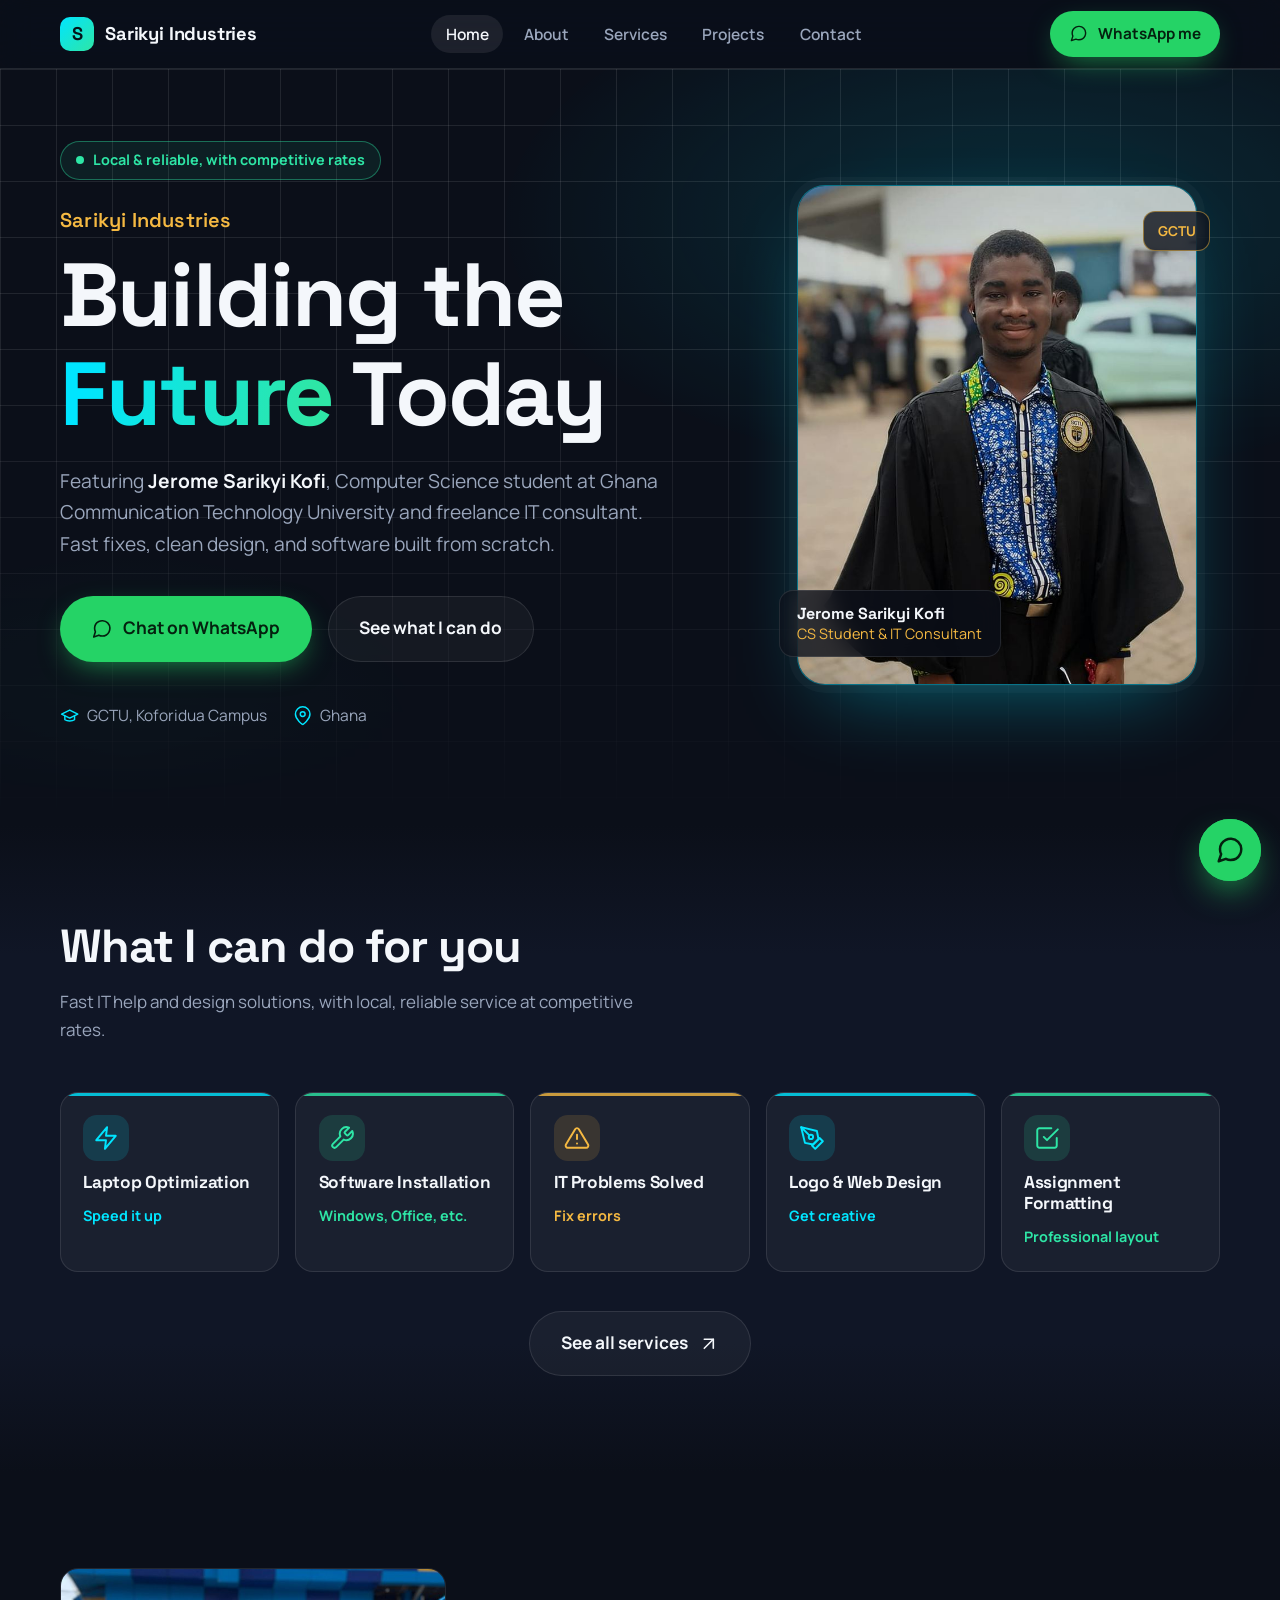
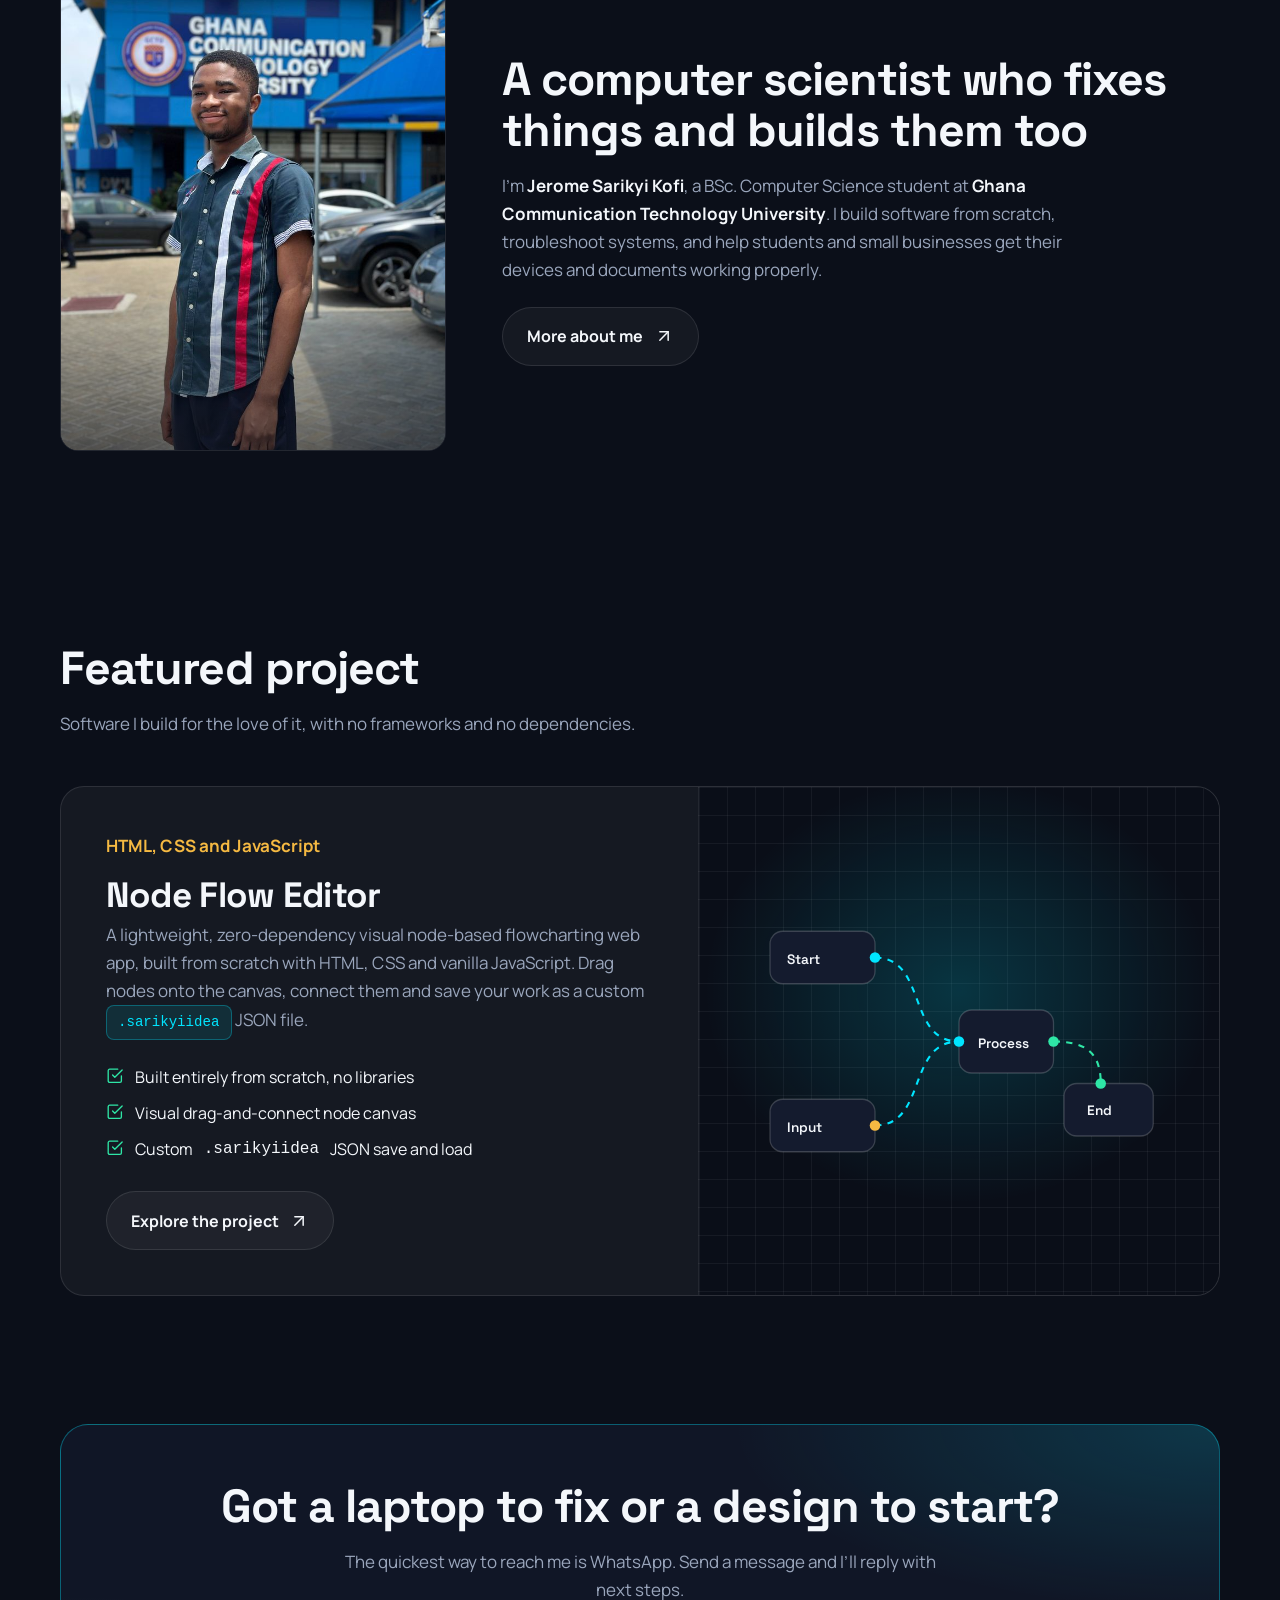
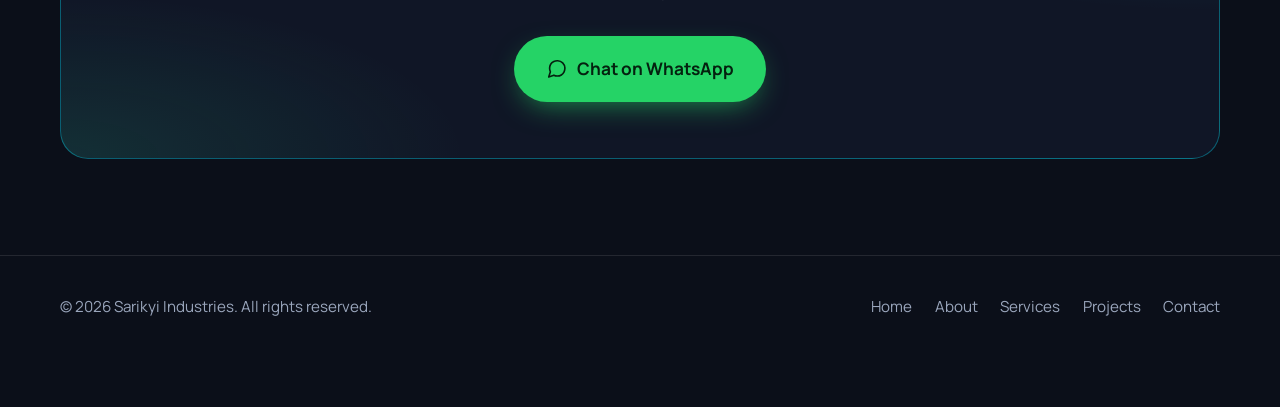
<file: index.html>
<!DOCTYPE html>
<html lang="en">
<head>
<meta charset="utf-8">
<meta name="viewport" content="width=device-width, initial-scale=1">
<title>Sarikyi Industries | Building the Future Today</title>
<meta name="description" content="Sarikyi Industries: fast IT help, laptop optimization, software installation, logo and web design, and assignment formatting. By Jerome Sarikyi Kofi, Computer Science student at GCTU.">
<meta name="theme-color" content="#0B0F19">
<meta property="og:title" content="Sarikyi Industries | Building the Future Today">
<meta property="og:description" content="Sarikyi Industries: fast IT help, laptop optimization, software installation, logo and web design, and assignment formatting. By Jerome Sarikyi Kofi, Computer Science student at GCTU.">
<meta property="og:type" content="website">
<link rel="icon" href="data:image/svg+xml,%3Csvg xmlns='http://www.w3.org/2000/svg' viewBox='0 0 64 64'%3E%3Crect width='64' height='64' rx='14' fill='%230B0F19'/%3E%3Cpath d='M40 20c-2-3-6-4-9-4-5 0-8 2-8 6 0 9 18 5 18 15 0 4-4 7-10 7-4 0-8-1-11-5' fill='none' stroke='%2300E5FF' stroke-width='5' stroke-linecap='round'/%3E%3C/svg%3E">
<link rel="preconnect" href="https://fonts.googleapis.com">
<link rel="preconnect" href="https://fonts.gstatic.com" crossorigin>
<link href="https://fonts.googleapis.com/css2?family=Space+Grotesk:wght@500;600;700&family=Manrope:wght@400;500;600;700&display=swap" rel="stylesheet">
<link rel="stylesheet" href="style.css">
</head>
<body>

<!-- Icon sprite (inline SVG, no external dependency) -->
<svg width="0" height="0" style="position:absolute" aria-hidden="true">
  <symbol id="i-zap" viewBox="0 0 24 24"><polygon points="13 2 3 14 12 14 11 22 21 10 12 10 13 2"/></symbol>
  <symbol id="i-tool" viewBox="0 0 24 24"><path d="M14.7 6.3a1 1 0 0 0 0 1.4l1.6 1.6a1 1 0 0 0 1.4 0l3.77-3.77a6 6 0 0 1-7.94 7.94l-6.91 6.91a2.12 2.12 0 0 1-3-3l6.91-6.91a6 6 0 0 1 7.94-7.94l-3.76 3.76z"/></symbol>
  <symbol id="i-alert" viewBox="0 0 24 24"><path d="M10.29 3.86L1.82 18a2 2 0 0 0 1.71 3h16.94a2 2 0 0 0 1.71-3L13.71 3.86a2 2 0 0 0-3.42 0z"/><line x1="12" y1="9" x2="12" y2="13"/><line x1="12" y1="17" x2="12.01" y2="17"/></symbol>
  <symbol id="i-pen" viewBox="0 0 24 24"><path d="M12 19l7-7 3 3-7 7-3-3z"/><path d="M18 13l-1.5-7.5L2 2l3.5 14.5L13 18l5-5z"/><path d="M2 2l7.586 7.586"/><circle cx="11" cy="11" r="2"/></symbol>
  <symbol id="i-check" viewBox="0 0 24 24"><polyline points="9 11 12 14 22 4"/><path d="M21 12v7a2 2 0 0 1-2 2H5a2 2 0 0 1-2-2V5a2 2 0 0 1 2-2h11"/></symbol>
  <symbol id="i-mail" viewBox="0 0 24 24"><path d="M4 4h16c1.1 0 2 .9 2 2v12c0 1.1-.9 2-2 2H4c-1.1 0-2-.9-2-2V6c0-1.1.9-2 2-2z"/><polyline points="22,6 12,13 2,6"/></symbol>
  <symbol id="i-phone" viewBox="0 0 24 24"><path d="M22 16.92v3a2 2 0 0 1-2.18 2 19.79 19.79 0 0 1-8.63-3.07 19.5 19.5 0 0 1-6-6 19.79 19.79 0 0 1-3.07-8.67A2 2 0 0 1 4.11 2h3a2 2 0 0 1 2 1.72 12.84 12.84 0 0 0 .7 2.81 2 2 0 0 1-.45 2.11L8.09 9.91a16 16 0 0 0 6 6l1.27-1.27a2 2 0 0 1 2.11-.45 12.84 12.84 0 0 0 2.81.7A2 2 0 0 1 22 16.92z"/></symbol>
  <symbol id="i-chat" viewBox="0 0 24 24"><path d="M21 11.5a8.38 8.38 0 0 1-.9 3.8 8.5 8.5 0 0 1-7.6 4.7 8.38 8.38 0 0 1-3.8-.9L3 21l1.9-5.7a8.38 8.38 0 0 1-.9-3.8 8.5 8.5 0 0 1 4.7-7.6 8.38 8.38 0 0 1 3.8-.9h.5a8.48 8.48 0 0 1 8 8v.5z"/></symbol>
  <symbol id="i-code" viewBox="0 0 24 24"><polyline points="16 18 22 12 16 6"/><polyline points="8 6 2 12 8 18"/></symbol>
  <symbol id="i-out" viewBox="0 0 24 24"><path d="M7 17L17 7"/><path d="M7 7h10v10"/></symbol>
  <symbol id="i-pin" viewBox="0 0 24 24"><path d="M21 10c0 7-9 13-9 13s-9-6-9-13a9 9 0 0 1 18 0z"/><circle cx="12" cy="10" r="3"/></symbol>
  <symbol id="i-cap" viewBox="0 0 24 24"><path d="M22 10L12 5 2 10l10 5 10-5z"/><path d="M6 12v5c3 2 9 2 12 0v-5"/></symbol>
  <symbol id="i-menu" viewBox="0 0 24 24"><line x1="3" y1="7" x2="21" y2="7"/><line x1="3" y1="12" x2="21" y2="12"/><line x1="3" y1="17" x2="21" y2="17"/></symbol>
  <symbol id="i-copy" viewBox="0 0 24 24"><rect x="9" y="9" width="13" height="13" rx="2"/><path d="M5 15H4a2 2 0 0 1-2-2V4a2 2 0 0 1 2-2h9a2 2 0 0 1 2 2v1"/></symbol>
</svg>

<header class="nav">
  <div class="wrap nav-in">
    <a href="index.html" class="brand" aria-label="Sarikyi Industries home">
      <span class="brand-mark">S</span> Sarikyi Industries
    </a>
    <button class="burger" id="burger" aria-label="Open menu" aria-expanded="false" aria-controls="menu">
      <svg class="icon"><use href="#i-menu"/></svg>
    </button>
    <ul class="nav-links" id="menu">
      <li><a href="index.html" aria-current="page">Home</a></li>
      <li><a href="about.html">About</a></li>
      <li><a href="services.html">Services</a></li>
      <li><a href="projects.html">Projects</a></li>
      <li><a href="contact.html">Contact</a></li>
    </ul>
    <a class="btn btn-wa nav-cta" href="https://wa.me/233596853745?text=Hello%20I%20am%20interested%20in%20your%20services" target="_blank" rel="noopener noreferrer">
      <svg class="icon"><use href="#i-chat"/></svg> WhatsApp me
    </a>
  </div>
</header>

<main>
<section class="hero">
  <div class="wrap hero-grid">
    <div>
      <span class="pill"><i></i> Local &amp; reliable, with competitive rates</span>
      <p class="company">Sarikyi Industries</p>
      <h1>Building the <span class="grad">Future</span> Today</h1>
      <p class="sub">
        Featuring <strong>Jerome Sarikyi Kofi</strong>, Computer Science student at Ghana Communication Technology University and freelance IT consultant. Fast fixes, clean design, and software built from scratch.
      </p>
      <div class="hero-actions">
        <a class="btn btn-wa btn-lg" href="https://wa.me/233596853745?text=Hello%20I%20am%20interested%20in%20your%20services" target="_blank" rel="noopener noreferrer">
          <svg class="icon"><use href="#i-chat"/></svg> Chat on WhatsApp
        </a>
        <a class="btn btn-ghost btn-lg" href="services.html">See what I can do</a>
      </div>
      <div class="hero-meta">
        <span><svg class="icon"><use href="#i-cap"/></svg> GCTU, Koforidua Campus</span>
        <span><svg class="icon"><use href="#i-pin"/></svg> Ghana</span>
      </div>
    </div>

    <figure class="portrait">
      <div class="frame"><img src="images/jerome-graduation.jpg" alt="Jerome Sarikyi Kofi in a GCTU graduation gown and a blue African-print shirt" width="700" height="930"></div>
      <figcaption class="tag"><b>Jerome Sarikyi Kofi</b><span>CS Student &amp; IT Consultant</span></figcaption>
      <span class="chip">GCTU</span>
    </figure>
  </div>
</section>

<section id="services-preview" class="services">
  <div class="wrap">
    <div class="sec-head">
      <h2>What I can do for you</h2>
      <p class="lead">Fast IT help and design solutions, with local, reliable service at competitive rates.</p>
    </div>
    <div class="mini-grid">
      <a class="mini c1" href="services.html">
        <div class="card-ico"><svg class="icon"><use href="#i-zap"/></svg></div>
        <h3>Laptop Optimization</h3><span class="what">Speed it up</span>
      </a>
      <a class="mini c2" href="services.html">
        <div class="card-ico"><svg class="icon"><use href="#i-tool"/></svg></div>
        <h3>Software Installation</h3><span class="what">Windows, Office, etc.</span>
      </a>
      <a class="mini c3" href="services.html">
        <div class="card-ico"><svg class="icon"><use href="#i-alert"/></svg></div>
        <h3>IT Problems Solved</h3><span class="what">Fix errors</span>
      </a>
      <a class="mini c4" href="services.html">
        <div class="card-ico"><svg class="icon"><use href="#i-pen"/></svg></div>
        <h3>Logo &amp; Web Design</h3><span class="what">Get creative</span>
      </a>
      <a class="mini c5" href="services.html">
        <div class="card-ico"><svg class="icon"><use href="#i-check"/></svg></div>
        <h3>Assignment Formatting</h3><span class="what">Professional layout</span>
      </a>
    </div>
    <div class="center-action"><a class="btn btn-ghost btn-lg" href="services.html">See all services <svg class="icon"><use href="#i-out"/></svg></a></div>
  </div>
</section>

<section class="about">
  <div class="wrap home-about">
    <div class="about-photo">
      <img src="images/jerome-campus.jpg" alt="Jerome standing in front of the Ghana Communication Technology University building" width="700" height="933">
    </div>
    <div>
      <h2>A computer scientist who fixes things and builds them too</h2>
      <p>I’m <strong>Jerome Sarikyi Kofi</strong>, a BSc. Computer Science student at <strong>Ghana Communication Technology University</strong>. I build software from scratch, troubleshoot systems, and help students and small businesses get their devices and documents working properly.</p>
      <a class="btn btn-ghost" href="about.html">More about me <svg class="icon"><use href="#i-out"/></svg></a>
    </div>
  </div>
</section>

<section id="projects">
  <div class="wrap">
    <div class="sec-head">
      <h2>Featured project</h2>
      <p class="lead">Software I build for the love of it, with no frameworks and no dependencies.</p>
    </div>

    <article class="project">
      <div class="project-body">
        <span class="kicker">HTML, CSS and JavaScript</span>
        <h3>Node Flow Editor</h3>
        <p>A lightweight, zero-dependency visual node-based flowcharting web app, built from scratch with HTML, CSS and vanilla JavaScript. Drag nodes onto the canvas, connect them and save your work as a custom <span class="filechip">.sarikyiidea</span> JSON file.</p>
        <ul class="feat">
          <li><svg class="icon"><use href="#i-check"/></svg> Built entirely from scratch, no libraries</li>
          <li><svg class="icon"><use href="#i-check"/></svg> Visual drag-and-connect node canvas</li>
          <li><svg class="icon"><use href="#i-check"/></svg> Custom <code>.sarikyiidea</code> JSON save and load</li>
        </ul>
        <div class="hero-actions"><a class="btn btn-ghost" href="projects.html">Explore the project <svg class="icon"><use href="#i-out"/></svg></a></div>
      </div>

      <div class="project-viz" aria-hidden="true">
        <svg viewBox="0 0 400 300" role="img">
          <path class="wire" d="M120 70 C170 70 150 150 200 150"/>
          <path class="wire" d="M120 230 C170 230 150 150 200 150"/>
          <path class="wire" d="M290 150 C320 150 335 160 335 190" style="stroke:var(--emerald)"/>
          <g class="node"><rect x="20" y="45" width="100" height="50" rx="12"/><circle class="p" cx="120" cy="70" r="5"/><text x="36" y="76">Start</text></g>
          <g class="node"><rect x="20" y="205" width="100" height="50" rx="12"/><circle class="p3" cx="120" cy="230" r="5"/><text x="36" y="236">Input</text></g>
          <g class="node"><rect x="200" y="120" width="90" height="60" rx="12"/><circle class="p" cx="200" cy="150" r="5"/><circle class="p2" cx="290" cy="150" r="5"/><text x="218" y="156">Process</text></g>
          <g class="node"><rect x="300" y="190" width="85" height="50" rx="12"/><circle class="p2" cx="335" cy="190" r="5"/><text x="322" y="220">End</text></g>
        </svg>
      </div>
    </article>
  </div>
</section>

<section class="cta">
  <div class="wrap">
    <div class="cta-band">
      <h2>Got a laptop to fix or a design to start?</h2>
      <p class="lead">The quickest way to reach me is WhatsApp. Send a message and I’ll reply with next steps.</p>
      <a class="btn btn-wa btn-lg" href="https://wa.me/233596853745?text=Hello%20I%20am%20interested%20in%20your%20services" target="_blank" rel="noopener noreferrer"><svg class="icon"><use href="#i-chat"/></svg> Chat on WhatsApp</a>
    </div>
  </div>
</section>
</main>

<footer>
  <div class="wrap foot">
    <span>&copy; <span id="year">2026</span> Sarikyi Industries. All rights reserved.</span>
    <nav class="foot-links" aria-label="Footer">
      <a href="index.html">Home</a>
      <a href="about.html">About</a>
      <a href="services.html">Services</a>
      <a href="projects.html">Projects</a>
      <a href="contact.html">Contact</a>
    </nav>
  </div>
</footer>

<!-- Floating WhatsApp button -->
<a class="fab" href="https://wa.me/233596853745?text=Hello%20I%20am%20interested%20in%20your%20services" target="_blank" rel="noopener noreferrer" aria-label="Chat with Sarikyi Industries on WhatsApp">
  <svg class="icon"><use href="#i-chat"/></svg>
</a>
<span class="fab-label">Chat on WhatsApp</span>

<script src="script.js"></script>
</body>
</html>
</file>
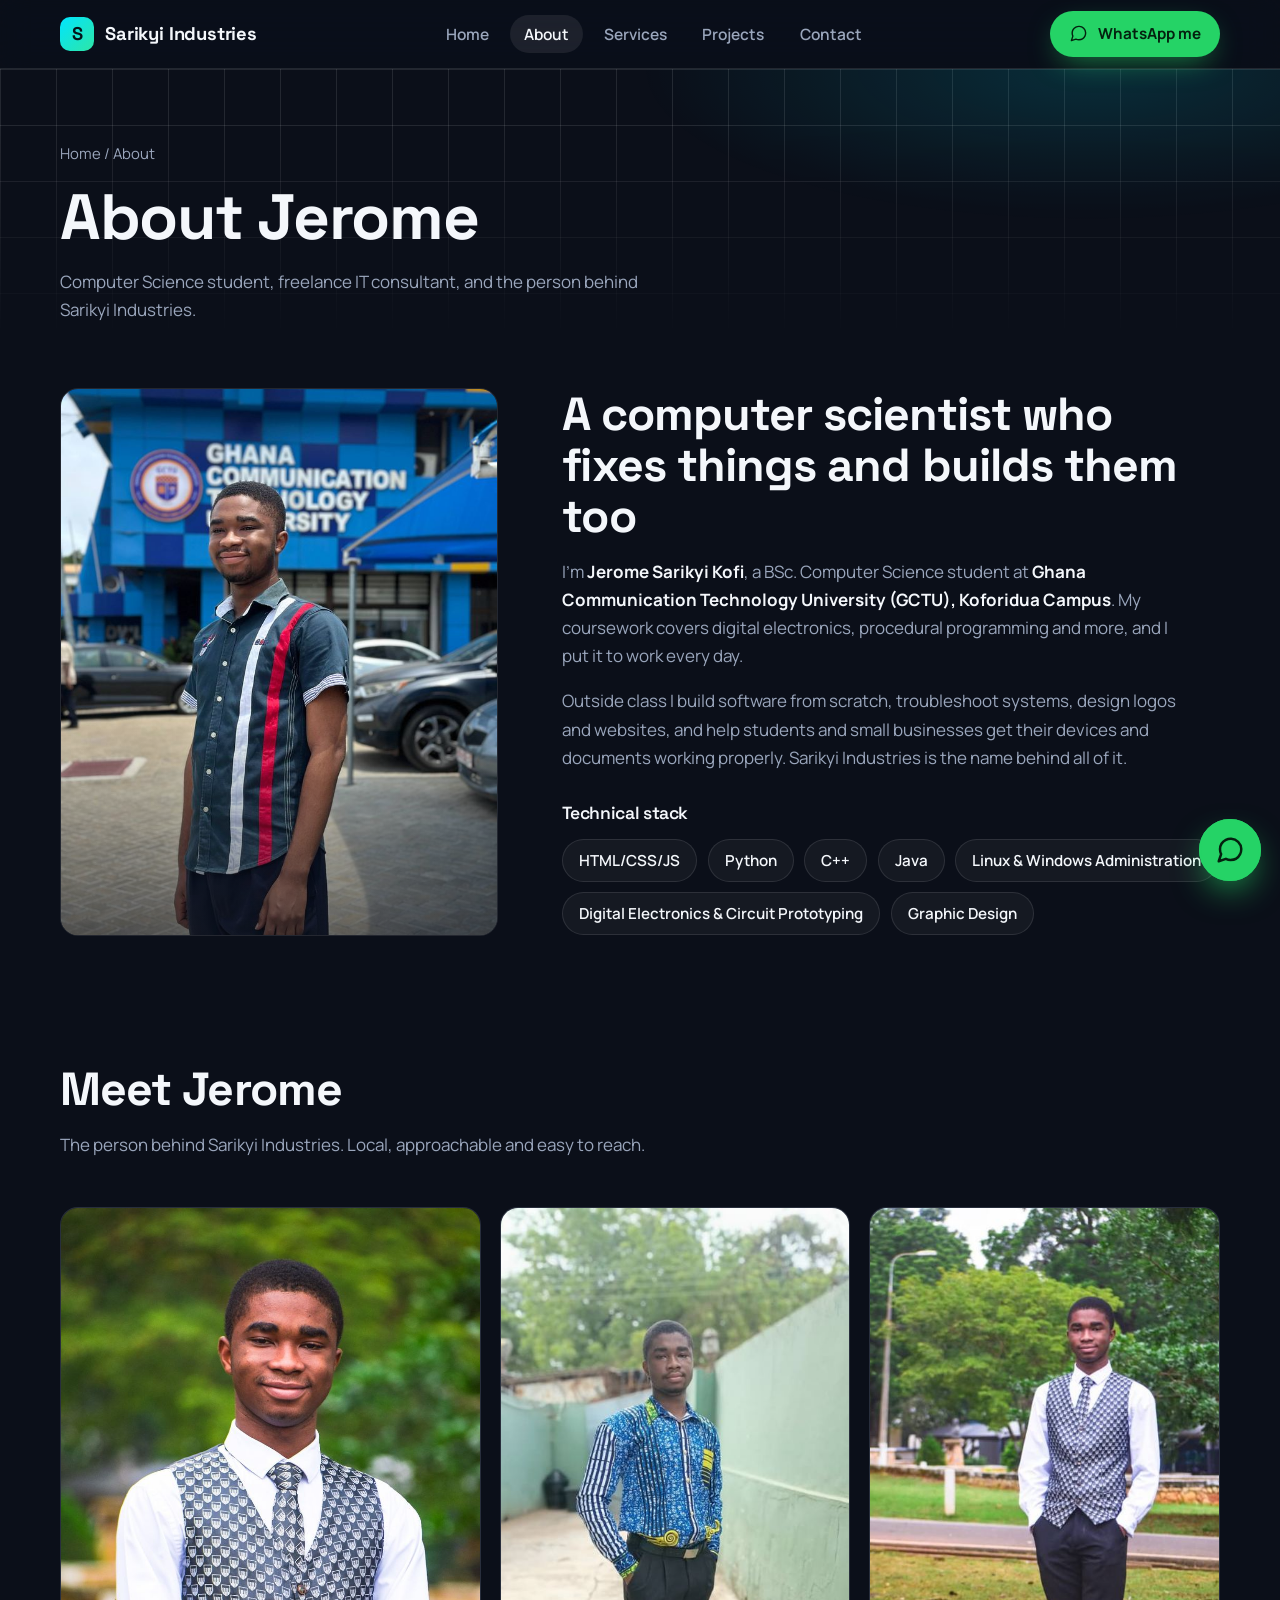
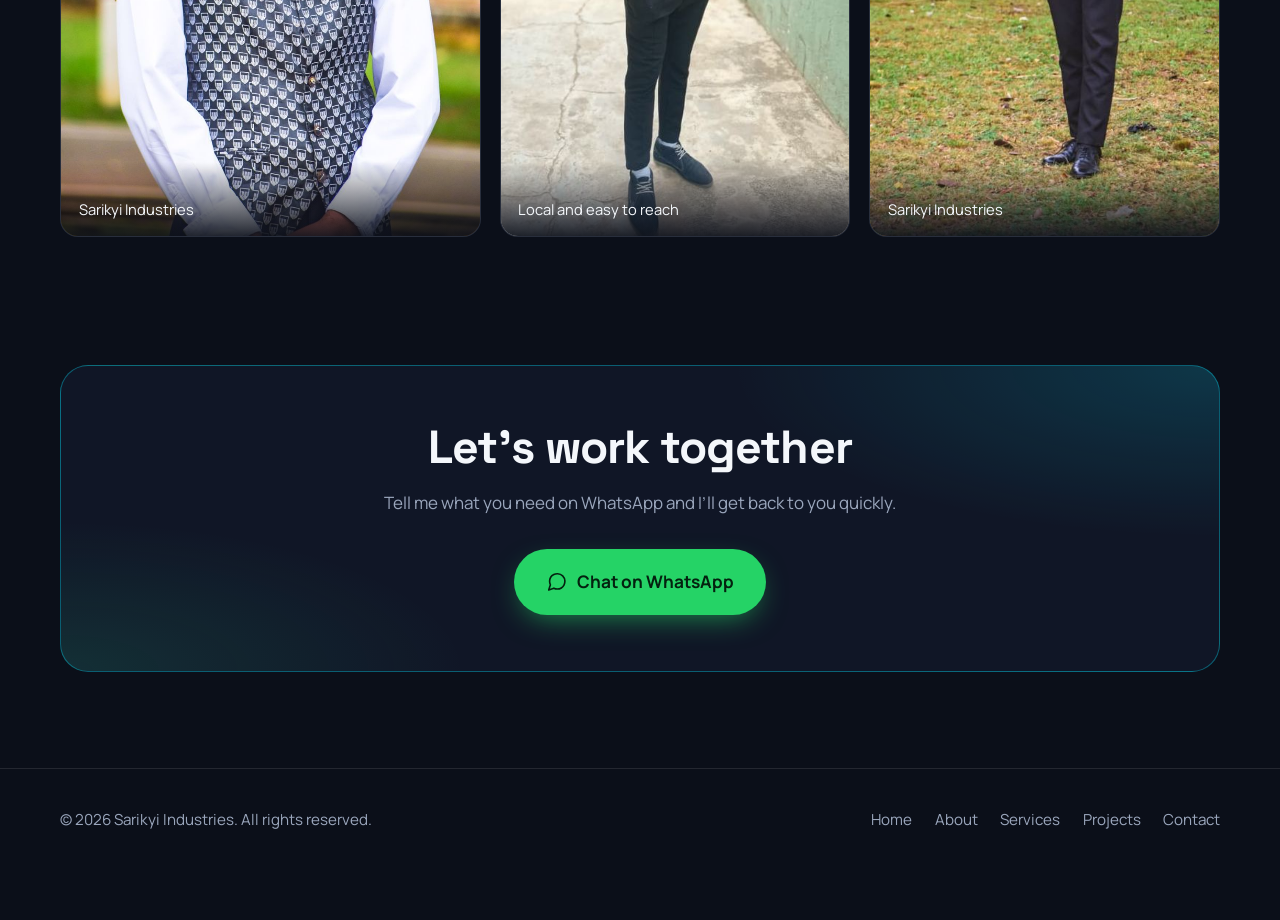
<file: about.html>
<!DOCTYPE html>
<html lang="en">
<head>
<meta charset="utf-8">
<meta name="viewport" content="width=device-width, initial-scale=1">
<title>About | Sarikyi Industries</title>
<meta name="description" content="About Jerome Sarikyi Kofi, Computer Science student at GCTU and freelance IT consultant behind Sarikyi Industries.">
<meta name="theme-color" content="#0B0F19">
<meta property="og:title" content="About | Sarikyi Industries">
<meta property="og:description" content="About Jerome Sarikyi Kofi, Computer Science student at GCTU and freelance IT consultant behind Sarikyi Industries.">
<meta property="og:type" content="website">
<link rel="icon" href="data:image/svg+xml,%3Csvg xmlns='http://www.w3.org/2000/svg' viewBox='0 0 64 64'%3E%3Crect width='64' height='64' rx='14' fill='%230B0F19'/%3E%3Cpath d='M40 20c-2-3-6-4-9-4-5 0-8 2-8 6 0 9 18 5 18 15 0 4-4 7-10 7-4 0-8-1-11-5' fill='none' stroke='%2300E5FF' stroke-width='5' stroke-linecap='round'/%3E%3C/svg%3E">
<link rel="preconnect" href="https://fonts.googleapis.com">
<link rel="preconnect" href="https://fonts.gstatic.com" crossorigin>
<link href="https://fonts.googleapis.com/css2?family=Space+Grotesk:wght@500;600;700&family=Manrope:wght@400;500;600;700&display=swap" rel="stylesheet">
<link rel="stylesheet" href="style.css">
</head>
<body>

<!-- Icon sprite (inline SVG, no external dependency) -->
<svg width="0" height="0" style="position:absolute" aria-hidden="true">
  <symbol id="i-zap" viewBox="0 0 24 24"><polygon points="13 2 3 14 12 14 11 22 21 10 12 10 13 2"/></symbol>
  <symbol id="i-tool" viewBox="0 0 24 24"><path d="M14.7 6.3a1 1 0 0 0 0 1.4l1.6 1.6a1 1 0 0 0 1.4 0l3.77-3.77a6 6 0 0 1-7.94 7.94l-6.91 6.91a2.12 2.12 0 0 1-3-3l6.91-6.91a6 6 0 0 1 7.94-7.94l-3.76 3.76z"/></symbol>
  <symbol id="i-alert" viewBox="0 0 24 24"><path d="M10.29 3.86L1.82 18a2 2 0 0 0 1.71 3h16.94a2 2 0 0 0 1.71-3L13.71 3.86a2 2 0 0 0-3.42 0z"/><line x1="12" y1="9" x2="12" y2="13"/><line x1="12" y1="17" x2="12.01" y2="17"/></symbol>
  <symbol id="i-pen" viewBox="0 0 24 24"><path d="M12 19l7-7 3 3-7 7-3-3z"/><path d="M18 13l-1.5-7.5L2 2l3.5 14.5L13 18l5-5z"/><path d="M2 2l7.586 7.586"/><circle cx="11" cy="11" r="2"/></symbol>
  <symbol id="i-check" viewBox="0 0 24 24"><polyline points="9 11 12 14 22 4"/><path d="M21 12v7a2 2 0 0 1-2 2H5a2 2 0 0 1-2-2V5a2 2 0 0 1 2-2h11"/></symbol>
  <symbol id="i-mail" viewBox="0 0 24 24"><path d="M4 4h16c1.1 0 2 .9 2 2v12c0 1.1-.9 2-2 2H4c-1.1 0-2-.9-2-2V6c0-1.1.9-2 2-2z"/><polyline points="22,6 12,13 2,6"/></symbol>
  <symbol id="i-phone" viewBox="0 0 24 24"><path d="M22 16.92v3a2 2 0 0 1-2.18 2 19.79 19.79 0 0 1-8.63-3.07 19.5 19.5 0 0 1-6-6 19.79 19.79 0 0 1-3.07-8.67A2 2 0 0 1 4.11 2h3a2 2 0 0 1 2 1.72 12.84 12.84 0 0 0 .7 2.81 2 2 0 0 1-.45 2.11L8.09 9.91a16 16 0 0 0 6 6l1.27-1.27a2 2 0 0 1 2.11-.45 12.84 12.84 0 0 0 2.81.7A2 2 0 0 1 22 16.92z"/></symbol>
  <symbol id="i-chat" viewBox="0 0 24 24"><path d="M21 11.5a8.38 8.38 0 0 1-.9 3.8 8.5 8.5 0 0 1-7.6 4.7 8.38 8.38 0 0 1-3.8-.9L3 21l1.9-5.7a8.38 8.38 0 0 1-.9-3.8 8.5 8.5 0 0 1 4.7-7.6 8.38 8.38 0 0 1 3.8-.9h.5a8.48 8.48 0 0 1 8 8v.5z"/></symbol>
  <symbol id="i-code" viewBox="0 0 24 24"><polyline points="16 18 22 12 16 6"/><polyline points="8 6 2 12 8 18"/></symbol>
  <symbol id="i-out" viewBox="0 0 24 24"><path d="M7 17L17 7"/><path d="M7 7h10v10"/></symbol>
  <symbol id="i-pin" viewBox="0 0 24 24"><path d="M21 10c0 7-9 13-9 13s-9-6-9-13a9 9 0 0 1 18 0z"/><circle cx="12" cy="10" r="3"/></symbol>
  <symbol id="i-cap" viewBox="0 0 24 24"><path d="M22 10L12 5 2 10l10 5 10-5z"/><path d="M6 12v5c3 2 9 2 12 0v-5"/></symbol>
  <symbol id="i-menu" viewBox="0 0 24 24"><line x1="3" y1="7" x2="21" y2="7"/><line x1="3" y1="12" x2="21" y2="12"/><line x1="3" y1="17" x2="21" y2="17"/></symbol>
  <symbol id="i-copy" viewBox="0 0 24 24"><rect x="9" y="9" width="13" height="13" rx="2"/><path d="M5 15H4a2 2 0 0 1-2-2V4a2 2 0 0 1 2-2h9a2 2 0 0 1 2 2v1"/></symbol>
</svg>

<header class="nav">
  <div class="wrap nav-in">
    <a href="index.html" class="brand" aria-label="Sarikyi Industries home">
      <span class="brand-mark">S</span> Sarikyi Industries
    </a>
    <button class="burger" id="burger" aria-label="Open menu" aria-expanded="false" aria-controls="menu">
      <svg class="icon"><use href="#i-menu"/></svg>
    </button>
    <ul class="nav-links" id="menu">
      <li><a href="index.html">Home</a></li>
      <li><a href="about.html" aria-current="page">About</a></li>
      <li><a href="services.html">Services</a></li>
      <li><a href="projects.html">Projects</a></li>
      <li><a href="contact.html">Contact</a></li>
    </ul>
    <a class="btn btn-wa nav-cta" href="https://wa.me/233596853745?text=Hello%20I%20am%20interested%20in%20your%20services" target="_blank" rel="noopener noreferrer">
      <svg class="icon"><use href="#i-chat"/></svg> WhatsApp me
    </a>
  </div>
</header>

<main>
<section class="page-head">
  <div class="wrap">
    <p class="crumbs"><a href="index.html">Home</a> / About</p>
    <h1>About Jerome</h1>
    <p class="lead">Computer Science student, freelance IT consultant, and the person behind Sarikyi Industries.</p>
  </div>
</section>
<section id="about" class="about">
  <div class="wrap about-grid">
    <div class="about-photo">
      <img src="images/jerome-campus.jpg" alt="Jerome standing in front of the Ghana Communication Technology University building" width="700" height="933">
    </div>
    <div>
      <h2>A computer scientist who fixes things and builds them too</h2>
      <p>
        I’m <strong>Jerome Sarikyi Kofi</strong>, a BSc. Computer Science student at <strong>Ghana Communication Technology University (GCTU), Koforidua Campus</strong>. My coursework covers digital electronics, procedural programming and more, and I put it to work every day.
      </p>
      <p>
        Outside class I build software from scratch, troubleshoot systems, design logos and websites, and help students and small businesses get their devices and documents working properly. Sarikyi Industries is the name behind all of it.
      </p>
      <h3 class="stack-title">Technical stack</h3>
      <div class="badges" role="list">
        <span class="badge" role="listitem">HTML/CSS/JS</span>
        <span class="badge" role="listitem">Python</span>
        <span class="badge" role="listitem">C++</span>
        <span class="badge" role="listitem">Java</span>
        <span class="badge" role="listitem">Linux &amp; Windows Administration</span>
        <span class="badge" role="listitem">Digital Electronics &amp; Circuit Prototyping</span>
        <span class="badge" role="listitem">Graphic Design</span>
      </div>
    </div>
  </div>
</section>

<section id="gallery" class="gallery-sec">
  <div class="wrap">
    <div class="sec-head">
      <h2>Meet Jerome</h2>
      <p class="lead">The person behind Sarikyi Industries. Local, approachable and easy to reach.</p>
    </div>
    <div class="gallery">
      <figure class="shot"><img src="images/jerome-formal.jpg" alt="Jerome in a white shirt and patterned waistcoat" style="object-position:50% 20%"><figcaption>Sarikyi Industries</figcaption></figure>
      <figure class="shot"><img src="images/jerome-standing.jpg" alt="Jerome standing in a blue African-print shirt" style="object-position:50% 40%"><figcaption>Local and easy to reach</figcaption></figure>
      <figure class="shot"><img src="images/jerome-park.jpg" alt="Jerome standing on a lawn in formal wear" style="object-position:50% 40%"><figcaption>Sarikyi Industries</figcaption></figure>
    </div>
  </div>
</section>

<section class="cta">
  <div class="wrap">
    <div class="cta-band">
      <h2>Let’s work together</h2>
      <p class="lead">Tell me what you need on WhatsApp and I’ll get back to you quickly.</p>
      <a class="btn btn-wa btn-lg" href="https://wa.me/233596853745?text=Hello%20I%20am%20interested%20in%20your%20services" target="_blank" rel="noopener noreferrer"><svg class="icon"><use href="#i-chat"/></svg> Chat on WhatsApp</a>
    </div>
  </div>
</section>
</main>

<footer>
  <div class="wrap foot">
    <span>&copy; <span id="year">2026</span> Sarikyi Industries. All rights reserved.</span>
    <nav class="foot-links" aria-label="Footer">
      <a href="index.html">Home</a>
      <a href="about.html">About</a>
      <a href="services.html">Services</a>
      <a href="projects.html">Projects</a>
      <a href="contact.html">Contact</a>
    </nav>
  </div>
</footer>

<!-- Floating WhatsApp button -->
<a class="fab" href="https://wa.me/233596853745?text=Hello%20I%20am%20interested%20in%20your%20services" target="_blank" rel="noopener noreferrer" aria-label="Chat with Sarikyi Industries on WhatsApp">
  <svg class="icon"><use href="#i-chat"/></svg>
</a>
<span class="fab-label">Chat on WhatsApp</span>

<script src="script.js"></script>
</body>
</html>
</file>
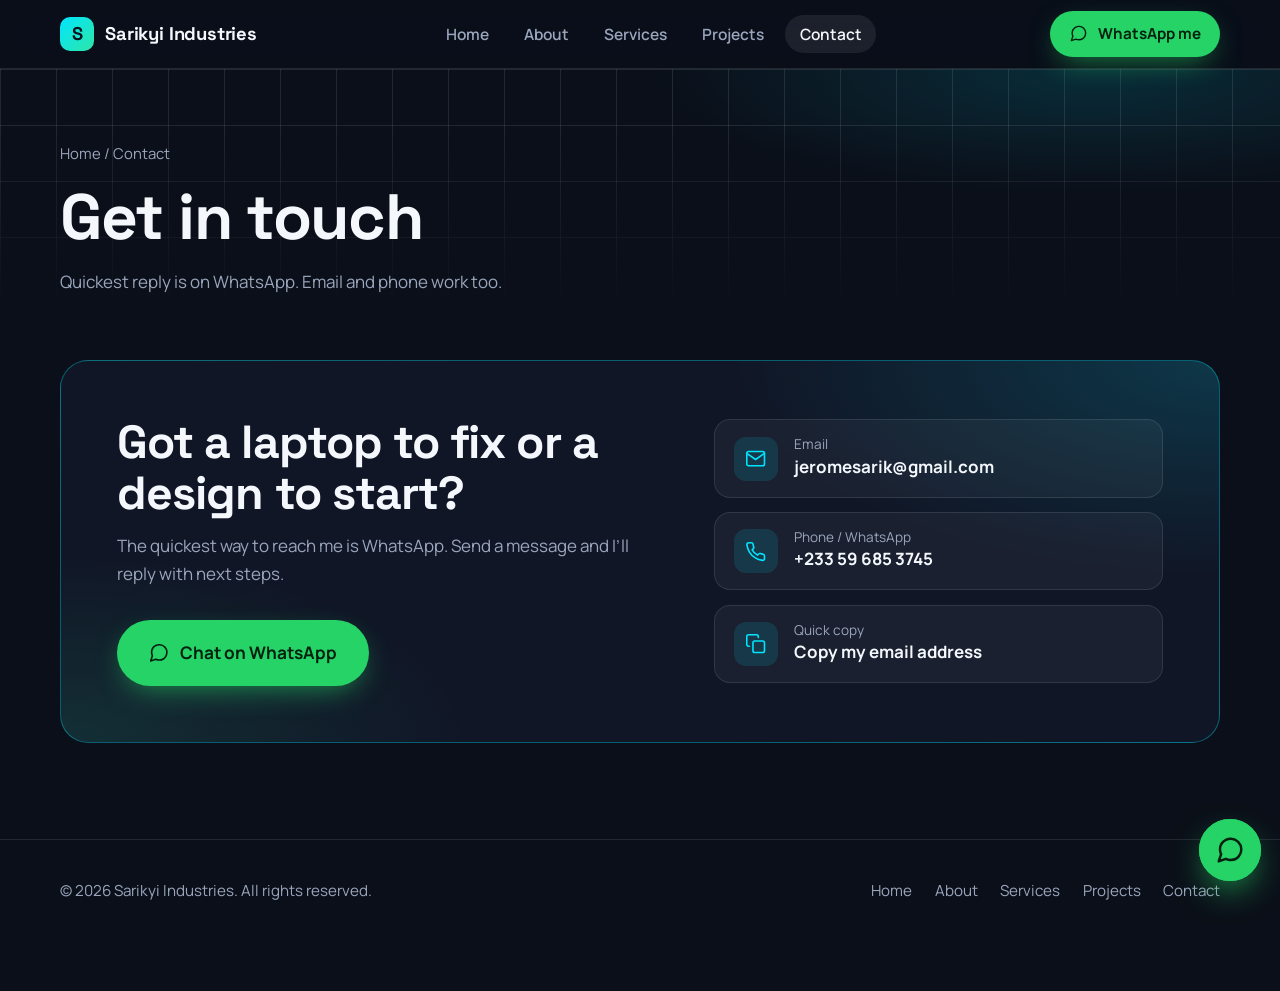
<file: contact.html>
<!DOCTYPE html>
<html lang="en">
<head>
<meta charset="utf-8">
<meta name="viewport" content="width=device-width, initial-scale=1">
<title>Contact | Sarikyi Industries</title>
<meta name="description" content="Contact Sarikyi Industries on WhatsApp, by email or by phone.">
<meta name="theme-color" content="#0B0F19">
<meta property="og:title" content="Contact | Sarikyi Industries">
<meta property="og:description" content="Contact Sarikyi Industries on WhatsApp, by email or by phone.">
<meta property="og:type" content="website">
<link rel="icon" href="data:image/svg+xml,%3Csvg xmlns='http://www.w3.org/2000/svg' viewBox='0 0 64 64'%3E%3Crect width='64' height='64' rx='14' fill='%230B0F19'/%3E%3Cpath d='M40 20c-2-3-6-4-9-4-5 0-8 2-8 6 0 9 18 5 18 15 0 4-4 7-10 7-4 0-8-1-11-5' fill='none' stroke='%2300E5FF' stroke-width='5' stroke-linecap='round'/%3E%3C/svg%3E">
<link rel="preconnect" href="https://fonts.googleapis.com">
<link rel="preconnect" href="https://fonts.gstatic.com" crossorigin>
<link href="https://fonts.googleapis.com/css2?family=Space+Grotesk:wght@500;600;700&family=Manrope:wght@400;500;600;700&display=swap" rel="stylesheet">
<link rel="stylesheet" href="style.css">
</head>
<body>

<!-- Icon sprite (inline SVG, no external dependency) -->
<svg width="0" height="0" style="position:absolute" aria-hidden="true">
  <symbol id="i-zap" viewBox="0 0 24 24"><polygon points="13 2 3 14 12 14 11 22 21 10 12 10 13 2"/></symbol>
  <symbol id="i-tool" viewBox="0 0 24 24"><path d="M14.7 6.3a1 1 0 0 0 0 1.4l1.6 1.6a1 1 0 0 0 1.4 0l3.77-3.77a6 6 0 0 1-7.94 7.94l-6.91 6.91a2.12 2.12 0 0 1-3-3l6.91-6.91a6 6 0 0 1 7.94-7.94l-3.76 3.76z"/></symbol>
  <symbol id="i-alert" viewBox="0 0 24 24"><path d="M10.29 3.86L1.82 18a2 2 0 0 0 1.71 3h16.94a2 2 0 0 0 1.71-3L13.71 3.86a2 2 0 0 0-3.42 0z"/><line x1="12" y1="9" x2="12" y2="13"/><line x1="12" y1="17" x2="12.01" y2="17"/></symbol>
  <symbol id="i-pen" viewBox="0 0 24 24"><path d="M12 19l7-7 3 3-7 7-3-3z"/><path d="M18 13l-1.5-7.5L2 2l3.5 14.5L13 18l5-5z"/><path d="M2 2l7.586 7.586"/><circle cx="11" cy="11" r="2"/></symbol>
  <symbol id="i-check" viewBox="0 0 24 24"><polyline points="9 11 12 14 22 4"/><path d="M21 12v7a2 2 0 0 1-2 2H5a2 2 0 0 1-2-2V5a2 2 0 0 1 2-2h11"/></symbol>
  <symbol id="i-mail" viewBox="0 0 24 24"><path d="M4 4h16c1.1 0 2 .9 2 2v12c0 1.1-.9 2-2 2H4c-1.1 0-2-.9-2-2V6c0-1.1.9-2 2-2z"/><polyline points="22,6 12,13 2,6"/></symbol>
  <symbol id="i-phone" viewBox="0 0 24 24"><path d="M22 16.92v3a2 2 0 0 1-2.18 2 19.79 19.79 0 0 1-8.63-3.07 19.5 19.5 0 0 1-6-6 19.79 19.79 0 0 1-3.07-8.67A2 2 0 0 1 4.11 2h3a2 2 0 0 1 2 1.72 12.84 12.84 0 0 0 .7 2.81 2 2 0 0 1-.45 2.11L8.09 9.91a16 16 0 0 0 6 6l1.27-1.27a2 2 0 0 1 2.11-.45 12.84 12.84 0 0 0 2.81.7A2 2 0 0 1 22 16.92z"/></symbol>
  <symbol id="i-chat" viewBox="0 0 24 24"><path d="M21 11.5a8.38 8.38 0 0 1-.9 3.8 8.5 8.5 0 0 1-7.6 4.7 8.38 8.38 0 0 1-3.8-.9L3 21l1.9-5.7a8.38 8.38 0 0 1-.9-3.8 8.5 8.5 0 0 1 4.7-7.6 8.38 8.38 0 0 1 3.8-.9h.5a8.48 8.48 0 0 1 8 8v.5z"/></symbol>
  <symbol id="i-code" viewBox="0 0 24 24"><polyline points="16 18 22 12 16 6"/><polyline points="8 6 2 12 8 18"/></symbol>
  <symbol id="i-out" viewBox="0 0 24 24"><path d="M7 17L17 7"/><path d="M7 7h10v10"/></symbol>
  <symbol id="i-pin" viewBox="0 0 24 24"><path d="M21 10c0 7-9 13-9 13s-9-6-9-13a9 9 0 0 1 18 0z"/><circle cx="12" cy="10" r="3"/></symbol>
  <symbol id="i-cap" viewBox="0 0 24 24"><path d="M22 10L12 5 2 10l10 5 10-5z"/><path d="M6 12v5c3 2 9 2 12 0v-5"/></symbol>
  <symbol id="i-menu" viewBox="0 0 24 24"><line x1="3" y1="7" x2="21" y2="7"/><line x1="3" y1="12" x2="21" y2="12"/><line x1="3" y1="17" x2="21" y2="17"/></symbol>
  <symbol id="i-copy" viewBox="0 0 24 24"><rect x="9" y="9" width="13" height="13" rx="2"/><path d="M5 15H4a2 2 0 0 1-2-2V4a2 2 0 0 1 2-2h9a2 2 0 0 1 2 2v1"/></symbol>
</svg>

<header class="nav">
  <div class="wrap nav-in">
    <a href="index.html" class="brand" aria-label="Sarikyi Industries home">
      <span class="brand-mark">S</span> Sarikyi Industries
    </a>
    <button class="burger" id="burger" aria-label="Open menu" aria-expanded="false" aria-controls="menu">
      <svg class="icon"><use href="#i-menu"/></svg>
    </button>
    <ul class="nav-links" id="menu">
      <li><a href="index.html">Home</a></li>
      <li><a href="about.html">About</a></li>
      <li><a href="services.html">Services</a></li>
      <li><a href="projects.html">Projects</a></li>
      <li><a href="contact.html" aria-current="page">Contact</a></li>
    </ul>
    <a class="btn btn-wa nav-cta" href="https://wa.me/233596853745?text=Hello%20I%20am%20interested%20in%20your%20services" target="_blank" rel="noopener noreferrer">
      <svg class="icon"><use href="#i-chat"/></svg> WhatsApp me
    </a>
  </div>
</header>

<main>
<section class="page-head">
  <div class="wrap">
    <p class="crumbs"><a href="index.html">Home</a> / Contact</p>
    <h1>Get in touch</h1>
    <p class="lead">Quickest reply is on WhatsApp. Email and phone work too.</p>
  </div>
</section>
<section id="contact">
  <div class="wrap">
    <div class="contact-box">
      <div>
        <h2>Got a laptop to fix or a design to start?</h2>
        <p class="lead" style="margin-bottom:2rem">The quickest way to reach me is WhatsApp. Send a message and I’ll reply with next steps.</p>
        <a class="btn btn-wa btn-lg" href="https://wa.me/233596853745?text=Hello%20I%20am%20interested%20in%20your%20services" target="_blank" rel="noopener noreferrer">
          <svg class="icon"><use href="#i-chat"/></svg> Chat on WhatsApp
        </a>
      </div>
      <div class="contact-list">
        <a class="contact-item" href="mailto:jeromesarik@gmail.com">
          <span class="ci"><svg class="icon"><use href="#i-mail"/></svg></span>
          <span><small>Email</small><b>jeromesarik@gmail.com</b></span>
        </a>
        <a class="contact-item" href="tel:+233596853745">
          <span class="ci"><svg class="icon"><use href="#i-phone"/></svg></span>
          <span><small>Phone / WhatsApp</small><b>+233 59 685 3745</b></span>
        </a>
        <button class="contact-item" id="copyEmail" type="button">
          <span class="ci"><svg class="icon"><use href="#i-copy"/></svg></span>
          <span><small>Quick copy</small><b>Copy my email address</b></span>
          <span class="copied" id="copied" role="status">Copied!</span>
        </button>
      </div>
    </div>
  </div>
</section>
</main>

<footer>
  <div class="wrap foot">
    <span>&copy; <span id="year">2026</span> Sarikyi Industries. All rights reserved.</span>
    <nav class="foot-links" aria-label="Footer">
      <a href="index.html">Home</a>
      <a href="about.html">About</a>
      <a href="services.html">Services</a>
      <a href="projects.html">Projects</a>
      <a href="contact.html">Contact</a>
    </nav>
  </div>
</footer>

<!-- Floating WhatsApp button -->
<a class="fab" href="https://wa.me/233596853745?text=Hello%20I%20am%20interested%20in%20your%20services" target="_blank" rel="noopener noreferrer" aria-label="Chat with Sarikyi Industries on WhatsApp">
  <svg class="icon"><use href="#i-chat"/></svg>
</a>
<span class="fab-label">Chat on WhatsApp</span>

<script src="script.js"></script>
</body>
</html>
</file>
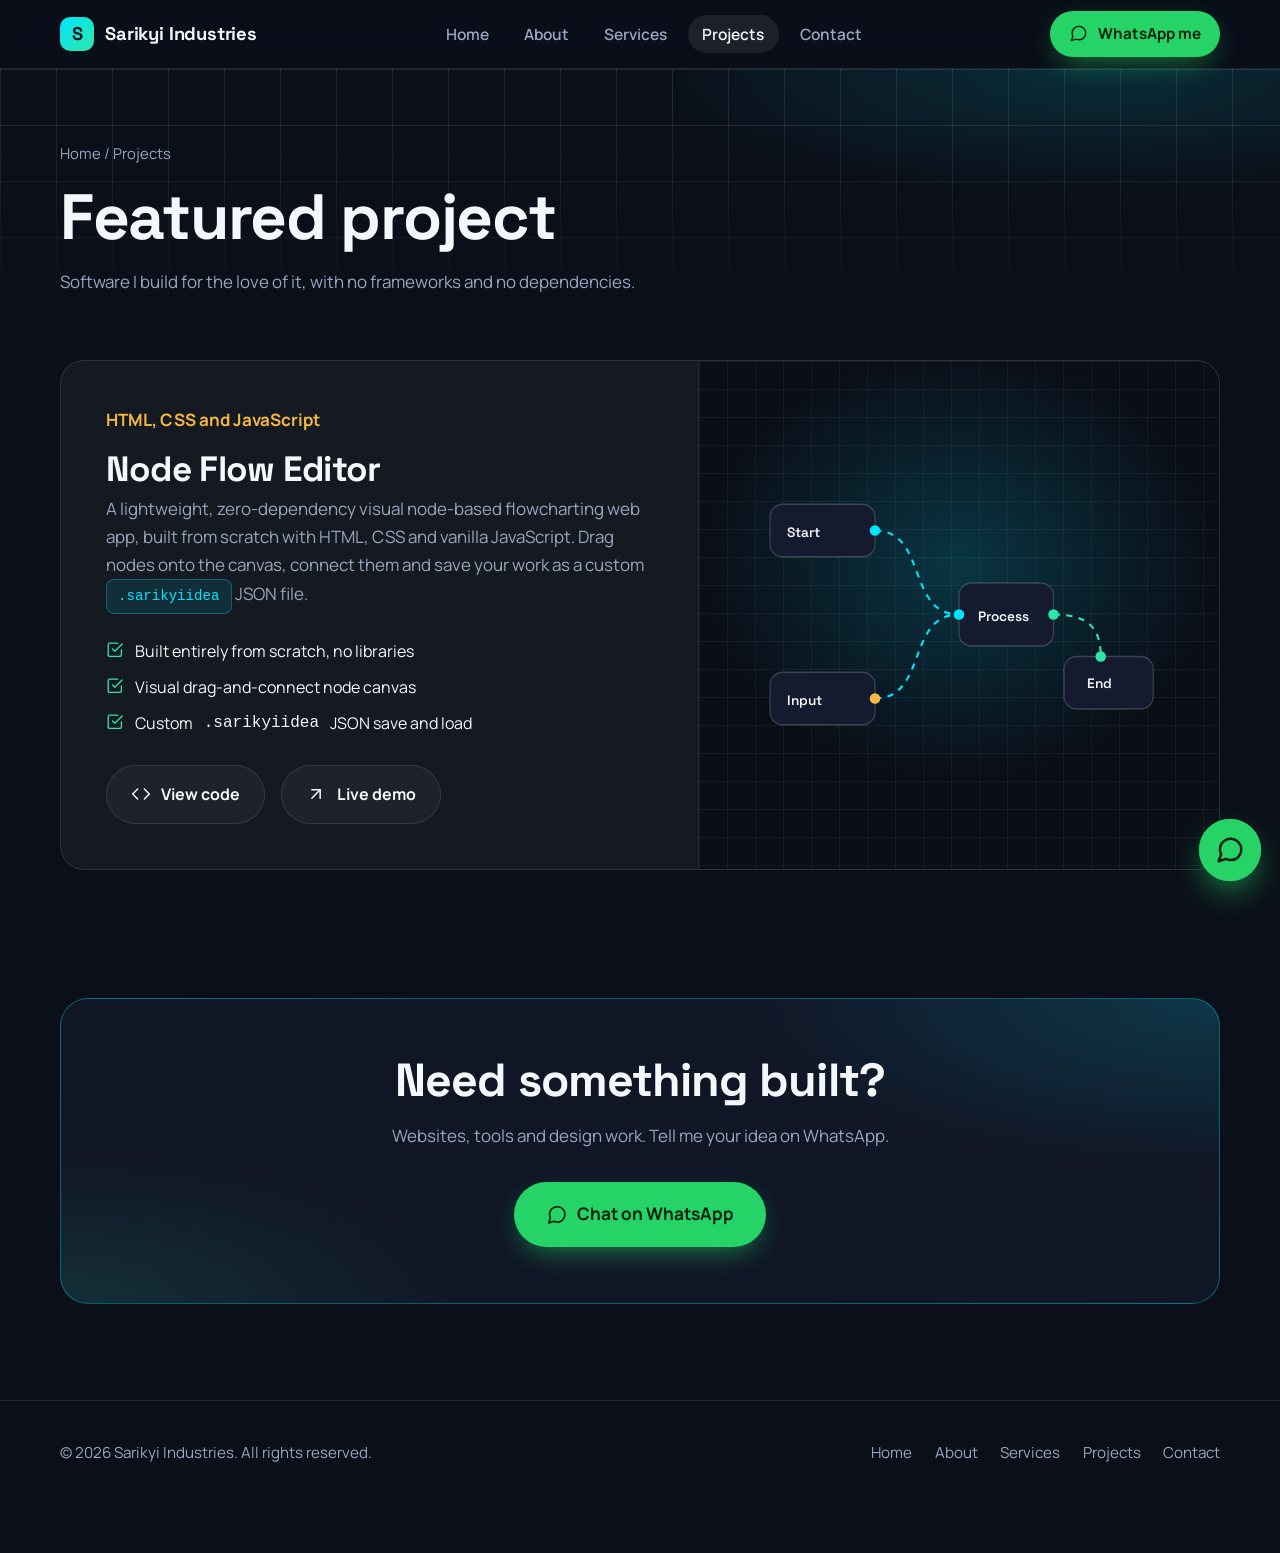
<file: projects.html>
<!DOCTYPE html>
<html lang="en">
<head>
<meta charset="utf-8">
<meta name="viewport" content="width=device-width, initial-scale=1">
<title>Projects | Sarikyi Industries</title>
<meta name="description" content="Featured project: Node Flow Editor, a zero-dependency visual node-based flowcharting web app built from scratch.">
<meta name="theme-color" content="#0B0F19">
<meta property="og:title" content="Projects | Sarikyi Industries">
<meta property="og:description" content="Featured project: Node Flow Editor, a zero-dependency visual node-based flowcharting web app built from scratch.">
<meta property="og:type" content="website">
<link rel="icon" href="data:image/svg+xml,%3Csvg xmlns='http://www.w3.org/2000/svg' viewBox='0 0 64 64'%3E%3Crect width='64' height='64' rx='14' fill='%230B0F19'/%3E%3Cpath d='M40 20c-2-3-6-4-9-4-5 0-8 2-8 6 0 9 18 5 18 15 0 4-4 7-10 7-4 0-8-1-11-5' fill='none' stroke='%2300E5FF' stroke-width='5' stroke-linecap='round'/%3E%3C/svg%3E">
<link rel="preconnect" href="https://fonts.googleapis.com">
<link rel="preconnect" href="https://fonts.gstatic.com" crossorigin>
<link href="https://fonts.googleapis.com/css2?family=Space+Grotesk:wght@500;600;700&family=Manrope:wght@400;500;600;700&display=swap" rel="stylesheet">
<link rel="stylesheet" href="style.css">
</head>
<body>

<!-- Icon sprite (inline SVG, no external dependency) -->
<svg width="0" height="0" style="position:absolute" aria-hidden="true">
  <symbol id="i-zap" viewBox="0 0 24 24"><polygon points="13 2 3 14 12 14 11 22 21 10 12 10 13 2"/></symbol>
  <symbol id="i-tool" viewBox="0 0 24 24"><path d="M14.7 6.3a1 1 0 0 0 0 1.4l1.6 1.6a1 1 0 0 0 1.4 0l3.77-3.77a6 6 0 0 1-7.94 7.94l-6.91 6.91a2.12 2.12 0 0 1-3-3l6.91-6.91a6 6 0 0 1 7.94-7.94l-3.76 3.76z"/></symbol>
  <symbol id="i-alert" viewBox="0 0 24 24"><path d="M10.29 3.86L1.82 18a2 2 0 0 0 1.71 3h16.94a2 2 0 0 0 1.71-3L13.71 3.86a2 2 0 0 0-3.42 0z"/><line x1="12" y1="9" x2="12" y2="13"/><line x1="12" y1="17" x2="12.01" y2="17"/></symbol>
  <symbol id="i-pen" viewBox="0 0 24 24"><path d="M12 19l7-7 3 3-7 7-3-3z"/><path d="M18 13l-1.5-7.5L2 2l3.5 14.5L13 18l5-5z"/><path d="M2 2l7.586 7.586"/><circle cx="11" cy="11" r="2"/></symbol>
  <symbol id="i-check" viewBox="0 0 24 24"><polyline points="9 11 12 14 22 4"/><path d="M21 12v7a2 2 0 0 1-2 2H5a2 2 0 0 1-2-2V5a2 2 0 0 1 2-2h11"/></symbol>
  <symbol id="i-mail" viewBox="0 0 24 24"><path d="M4 4h16c1.1 0 2 .9 2 2v12c0 1.1-.9 2-2 2H4c-1.1 0-2-.9-2-2V6c0-1.1.9-2 2-2z"/><polyline points="22,6 12,13 2,6"/></symbol>
  <symbol id="i-phone" viewBox="0 0 24 24"><path d="M22 16.92v3a2 2 0 0 1-2.18 2 19.79 19.79 0 0 1-8.63-3.07 19.5 19.5 0 0 1-6-6 19.79 19.79 0 0 1-3.07-8.67A2 2 0 0 1 4.11 2h3a2 2 0 0 1 2 1.72 12.84 12.84 0 0 0 .7 2.81 2 2 0 0 1-.45 2.11L8.09 9.91a16 16 0 0 0 6 6l1.27-1.27a2 2 0 0 1 2.11-.45 12.84 12.84 0 0 0 2.81.7A2 2 0 0 1 22 16.92z"/></symbol>
  <symbol id="i-chat" viewBox="0 0 24 24"><path d="M21 11.5a8.38 8.38 0 0 1-.9 3.8 8.5 8.5 0 0 1-7.6 4.7 8.38 8.38 0 0 1-3.8-.9L3 21l1.9-5.7a8.38 8.38 0 0 1-.9-3.8 8.5 8.5 0 0 1 4.7-7.6 8.38 8.38 0 0 1 3.8-.9h.5a8.48 8.48 0 0 1 8 8v.5z"/></symbol>
  <symbol id="i-code" viewBox="0 0 24 24"><polyline points="16 18 22 12 16 6"/><polyline points="8 6 2 12 8 18"/></symbol>
  <symbol id="i-out" viewBox="0 0 24 24"><path d="M7 17L17 7"/><path d="M7 7h10v10"/></symbol>
  <symbol id="i-pin" viewBox="0 0 24 24"><path d="M21 10c0 7-9 13-9 13s-9-6-9-13a9 9 0 0 1 18 0z"/><circle cx="12" cy="10" r="3"/></symbol>
  <symbol id="i-cap" viewBox="0 0 24 24"><path d="M22 10L12 5 2 10l10 5 10-5z"/><path d="M6 12v5c3 2 9 2 12 0v-5"/></symbol>
  <symbol id="i-menu" viewBox="0 0 24 24"><line x1="3" y1="7" x2="21" y2="7"/><line x1="3" y1="12" x2="21" y2="12"/><line x1="3" y1="17" x2="21" y2="17"/></symbol>
  <symbol id="i-copy" viewBox="0 0 24 24"><rect x="9" y="9" width="13" height="13" rx="2"/><path d="M5 15H4a2 2 0 0 1-2-2V4a2 2 0 0 1 2-2h9a2 2 0 0 1 2 2v1"/></symbol>
</svg>

<header class="nav">
  <div class="wrap nav-in">
    <a href="index.html" class="brand" aria-label="Sarikyi Industries home">
      <span class="brand-mark">S</span> Sarikyi Industries
    </a>
    <button class="burger" id="burger" aria-label="Open menu" aria-expanded="false" aria-controls="menu">
      <svg class="icon"><use href="#i-menu"/></svg>
    </button>
    <ul class="nav-links" id="menu">
      <li><a href="index.html">Home</a></li>
      <li><a href="about.html">About</a></li>
      <li><a href="services.html">Services</a></li>
      <li><a href="projects.html" aria-current="page">Projects</a></li>
      <li><a href="contact.html">Contact</a></li>
    </ul>
    <a class="btn btn-wa nav-cta" href="https://wa.me/233596853745?text=Hello%20I%20am%20interested%20in%20your%20services" target="_blank" rel="noopener noreferrer">
      <svg class="icon"><use href="#i-chat"/></svg> WhatsApp me
    </a>
  </div>
</header>

<main>
<section class="page-head">
  <div class="wrap">
    <p class="crumbs"><a href="index.html">Home</a> / Projects</p>
    <h1>Featured project</h1>
    <p class="lead">Software I build for the love of it, with no frameworks and no dependencies.</p>
  </div>
</section>
<section id="projects">
  <div class="wrap">

    <article class="project">
      <div class="project-body">
        <span class="kicker">HTML, CSS and JavaScript</span>
        <h3>Node Flow Editor</h3>
        <p>A lightweight, zero-dependency visual node-based flowcharting web app, built from scratch with HTML, CSS and vanilla JavaScript. Drag nodes onto the canvas, connect them and save your work as a custom <span class="filechip">.sarikyiidea</span> JSON file.</p>
        <ul class="feat">
          <li><svg class="icon"><use href="#i-check"/></svg> Built entirely from scratch, no libraries</li>
          <li><svg class="icon"><use href="#i-check"/></svg> Visual drag-and-connect node canvas</li>
          <li><svg class="icon"><use href="#i-check"/></svg> Custom <code>.sarikyiidea</code> JSON save and load</li>
        </ul>
        <!-- EDIT: replace with your real repo / live demo links -->
        <div class="hero-actions">
          <a class="btn btn-ghost" href="https://github.com/Jeromesarikyi/jerome-s_website" target="_blank" rel="noopener noreferrer"><svg class="icon"><use href="#i-code"/></svg> View code</a>
          <a class="btn btn-ghost" href="https://jeromesarikyi.github.io/jerome-s_website/index.html" target="_blank" rel="noopener noreferrer"><svg class="icon"><use href="#i-out"/></svg> Live demo</a>
        </div>
      </div>

      <div class="project-viz" aria-hidden="true">
        <svg viewBox="0 0 400 300" role="img">
          <path class="wire" d="M120 70 C170 70 150 150 200 150"/>
          <path class="wire" d="M120 230 C170 230 150 150 200 150"/>
          <path class="wire" d="M290 150 C320 150 335 160 335 190" style="stroke:var(--emerald)"/>
          <g class="node"><rect x="20" y="45" width="100" height="50" rx="12"/><circle class="p" cx="120" cy="70" r="5"/><text x="36" y="76">Start</text></g>
          <g class="node"><rect x="20" y="205" width="100" height="50" rx="12"/><circle class="p3" cx="120" cy="230" r="5"/><text x="36" y="236">Input</text></g>
          <g class="node"><rect x="200" y="120" width="90" height="60" rx="12"/><circle class="p" cx="200" cy="150" r="5"/><circle class="p2" cx="290" cy="150" r="5"/><text x="218" y="156">Process</text></g>
          <g class="node"><rect x="300" y="190" width="85" height="50" rx="12"/><circle class="p2" cx="335" cy="190" r="5"/><text x="322" y="220">End</text></g>
        </svg>
      </div>
    </article>
  </div>
</section>

<section class="cta">
  <div class="wrap">
    <div class="cta-band">
      <h2>Need something built?</h2>
      <p class="lead">Websites, tools and design work. Tell me your idea on WhatsApp.</p>
      <a class="btn btn-wa btn-lg" href="https://wa.me/233596853745?text=Hello%20I%20am%20interested%20in%20your%20services" target="_blank" rel="noopener noreferrer"><svg class="icon"><use href="#i-chat"/></svg> Chat on WhatsApp</a>
    </div>
  </div>
</section>
</main>

<footer>
  <div class="wrap foot">
    <span>&copy; <span id="year">2026</span> Sarikyi Industries. All rights reserved.</span>
    <nav class="foot-links" aria-label="Footer">
      <a href="index.html">Home</a>
      <a href="about.html">About</a>
      <a href="services.html">Services</a>
      <a href="projects.html">Projects</a>
      <a href="contact.html">Contact</a>
    </nav>
  </div>
</footer>

<!-- Floating WhatsApp button -->
<a class="fab" href="https://wa.me/233596853745?text=Hello%20I%20am%20interested%20in%20your%20services" target="_blank" rel="noopener noreferrer" aria-label="Chat with Sarikyi Industries on WhatsApp">
  <svg class="icon"><use href="#i-chat"/></svg>
</a>
<span class="fab-label">Chat on WhatsApp</span>

<script src="script.js"></script>
</body>
</html>
</file>
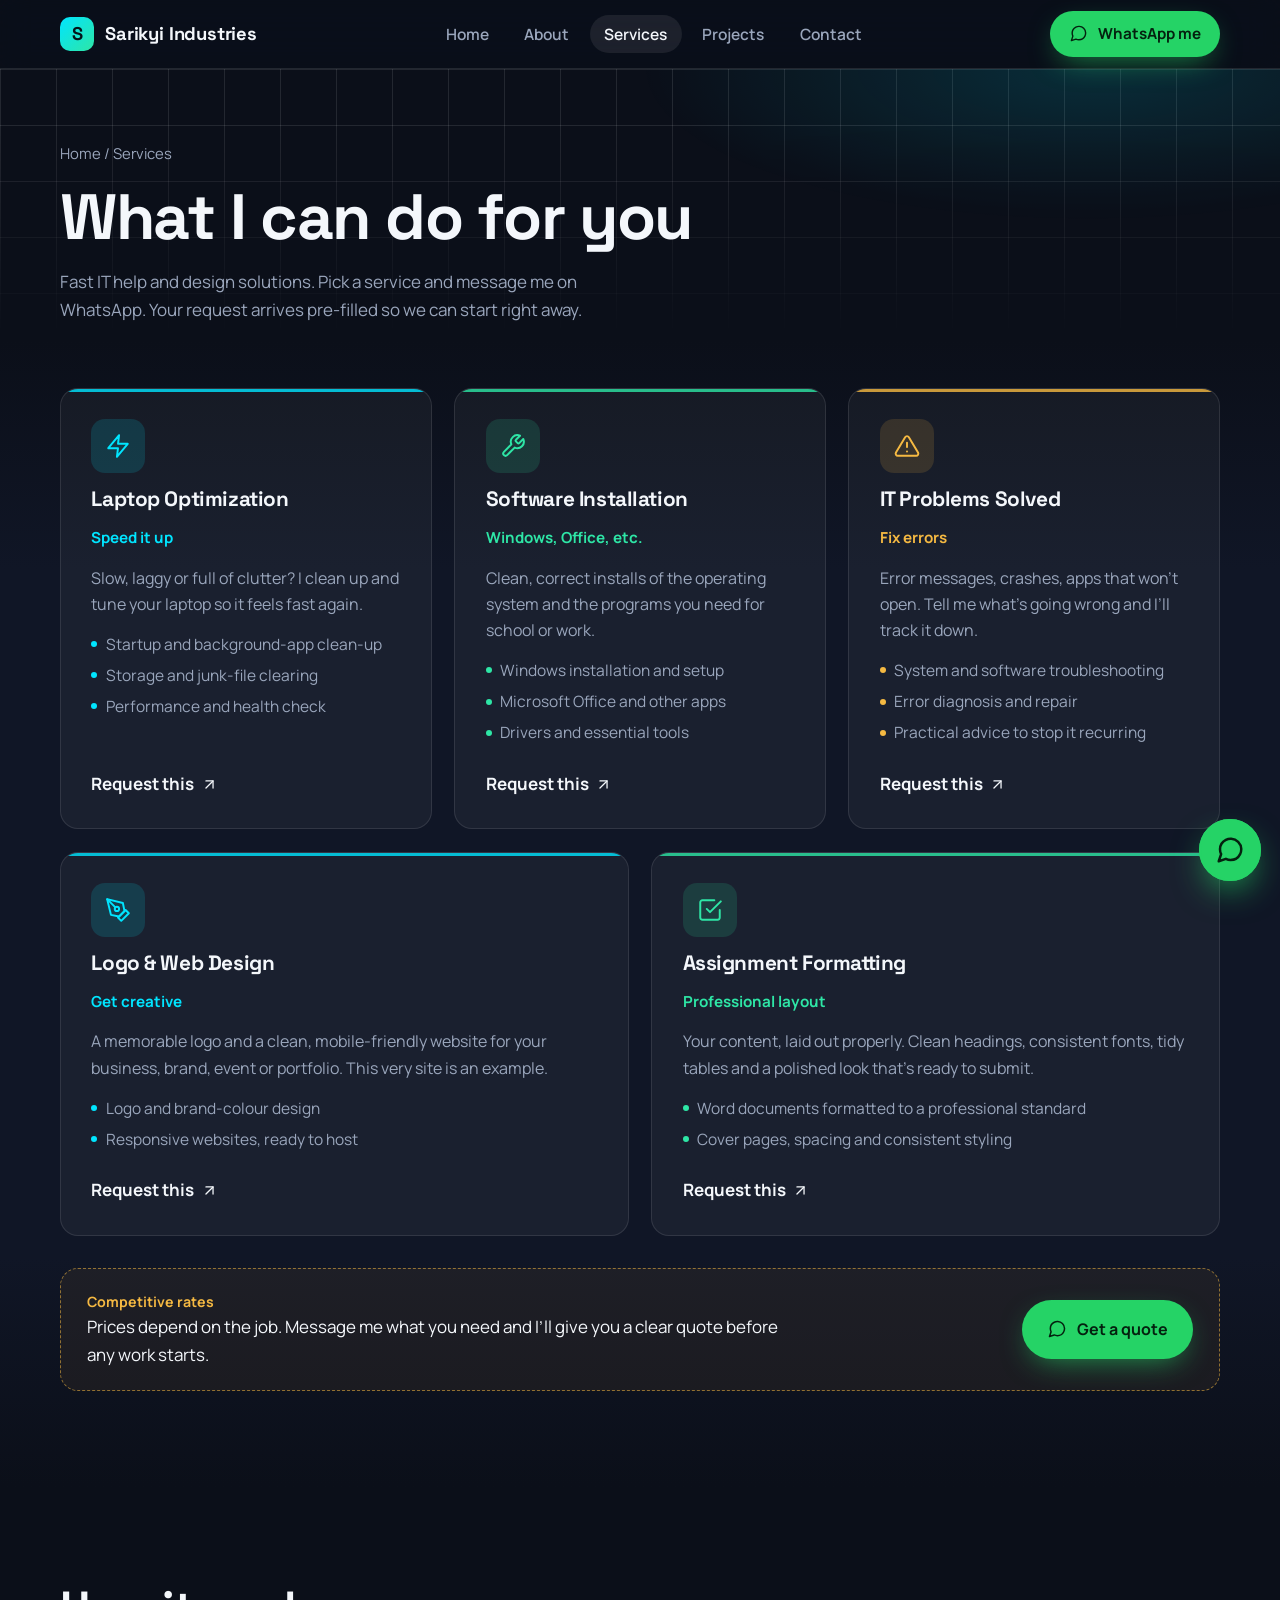
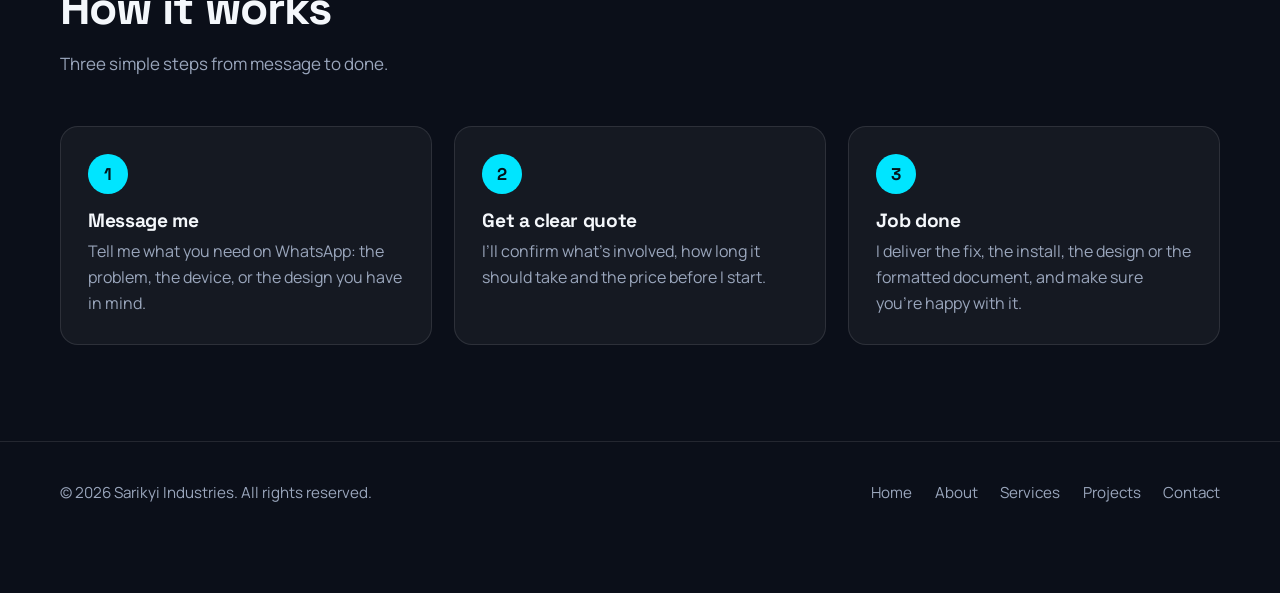
<file: services.html>
<!DOCTYPE html>
<html lang="en">
<head>
<meta charset="utf-8">
<meta name="viewport" content="width=device-width, initial-scale=1">
<title>Services | Sarikyi Industries</title>
<meta name="description" content="Laptop optimization, software installation, IT problem solving, logo and web design, and assignment formatting from Sarikyi Industries.">
<meta name="theme-color" content="#0B0F19">
<meta property="og:title" content="Services | Sarikyi Industries">
<meta property="og:description" content="Laptop optimization, software installation, IT problem solving, logo and web design, and assignment formatting from Sarikyi Industries.">
<meta property="og:type" content="website">
<link rel="icon" href="data:image/svg+xml,%3Csvg xmlns='http://www.w3.org/2000/svg' viewBox='0 0 64 64'%3E%3Crect width='64' height='64' rx='14' fill='%230B0F19'/%3E%3Cpath d='M40 20c-2-3-6-4-9-4-5 0-8 2-8 6 0 9 18 5 18 15 0 4-4 7-10 7-4 0-8-1-11-5' fill='none' stroke='%2300E5FF' stroke-width='5' stroke-linecap='round'/%3E%3C/svg%3E">
<link rel="preconnect" href="https://fonts.googleapis.com">
<link rel="preconnect" href="https://fonts.gstatic.com" crossorigin>
<link href="https://fonts.googleapis.com/css2?family=Space+Grotesk:wght@500;600;700&family=Manrope:wght@400;500;600;700&display=swap" rel="stylesheet">
<link rel="stylesheet" href="style.css">
</head>
<body>

<!-- Icon sprite (inline SVG, no external dependency) -->
<svg width="0" height="0" style="position:absolute" aria-hidden="true">
  <symbol id="i-zap" viewBox="0 0 24 24"><polygon points="13 2 3 14 12 14 11 22 21 10 12 10 13 2"/></symbol>
  <symbol id="i-tool" viewBox="0 0 24 24"><path d="M14.7 6.3a1 1 0 0 0 0 1.4l1.6 1.6a1 1 0 0 0 1.4 0l3.77-3.77a6 6 0 0 1-7.94 7.94l-6.91 6.91a2.12 2.12 0 0 1-3-3l6.91-6.91a6 6 0 0 1 7.94-7.94l-3.76 3.76z"/></symbol>
  <symbol id="i-alert" viewBox="0 0 24 24"><path d="M10.29 3.86L1.82 18a2 2 0 0 0 1.71 3h16.94a2 2 0 0 0 1.71-3L13.71 3.86a2 2 0 0 0-3.42 0z"/><line x1="12" y1="9" x2="12" y2="13"/><line x1="12" y1="17" x2="12.01" y2="17"/></symbol>
  <symbol id="i-pen" viewBox="0 0 24 24"><path d="M12 19l7-7 3 3-7 7-3-3z"/><path d="M18 13l-1.5-7.5L2 2l3.5 14.5L13 18l5-5z"/><path d="M2 2l7.586 7.586"/><circle cx="11" cy="11" r="2"/></symbol>
  <symbol id="i-check" viewBox="0 0 24 24"><polyline points="9 11 12 14 22 4"/><path d="M21 12v7a2 2 0 0 1-2 2H5a2 2 0 0 1-2-2V5a2 2 0 0 1 2-2h11"/></symbol>
  <symbol id="i-mail" viewBox="0 0 24 24"><path d="M4 4h16c1.1 0 2 .9 2 2v12c0 1.1-.9 2-2 2H4c-1.1 0-2-.9-2-2V6c0-1.1.9-2 2-2z"/><polyline points="22,6 12,13 2,6"/></symbol>
  <symbol id="i-phone" viewBox="0 0 24 24"><path d="M22 16.92v3a2 2 0 0 1-2.18 2 19.79 19.79 0 0 1-8.63-3.07 19.5 19.5 0 0 1-6-6 19.79 19.79 0 0 1-3.07-8.67A2 2 0 0 1 4.11 2h3a2 2 0 0 1 2 1.72 12.84 12.84 0 0 0 .7 2.81 2 2 0 0 1-.45 2.11L8.09 9.91a16 16 0 0 0 6 6l1.27-1.27a2 2 0 0 1 2.11-.45 12.84 12.84 0 0 0 2.81.7A2 2 0 0 1 22 16.92z"/></symbol>
  <symbol id="i-chat" viewBox="0 0 24 24"><path d="M21 11.5a8.38 8.38 0 0 1-.9 3.8 8.5 8.5 0 0 1-7.6 4.7 8.38 8.38 0 0 1-3.8-.9L3 21l1.9-5.7a8.38 8.38 0 0 1-.9-3.8 8.5 8.5 0 0 1 4.7-7.6 8.38 8.38 0 0 1 3.8-.9h.5a8.48 8.48 0 0 1 8 8v.5z"/></symbol>
  <symbol id="i-code" viewBox="0 0 24 24"><polyline points="16 18 22 12 16 6"/><polyline points="8 6 2 12 8 18"/></symbol>
  <symbol id="i-out" viewBox="0 0 24 24"><path d="M7 17L17 7"/><path d="M7 7h10v10"/></symbol>
  <symbol id="i-pin" viewBox="0 0 24 24"><path d="M21 10c0 7-9 13-9 13s-9-6-9-13a9 9 0 0 1 18 0z"/><circle cx="12" cy="10" r="3"/></symbol>
  <symbol id="i-cap" viewBox="0 0 24 24"><path d="M22 10L12 5 2 10l10 5 10-5z"/><path d="M6 12v5c3 2 9 2 12 0v-5"/></symbol>
  <symbol id="i-menu" viewBox="0 0 24 24"><line x1="3" y1="7" x2="21" y2="7"/><line x1="3" y1="12" x2="21" y2="12"/><line x1="3" y1="17" x2="21" y2="17"/></symbol>
  <symbol id="i-copy" viewBox="0 0 24 24"><rect x="9" y="9" width="13" height="13" rx="2"/><path d="M5 15H4a2 2 0 0 1-2-2V4a2 2 0 0 1 2-2h9a2 2 0 0 1 2 2v1"/></symbol>
</svg>

<header class="nav">
  <div class="wrap nav-in">
    <a href="index.html" class="brand" aria-label="Sarikyi Industries home">
      <span class="brand-mark">S</span> Sarikyi Industries
    </a>
    <button class="burger" id="burger" aria-label="Open menu" aria-expanded="false" aria-controls="menu">
      <svg class="icon"><use href="#i-menu"/></svg>
    </button>
    <ul class="nav-links" id="menu">
      <li><a href="index.html">Home</a></li>
      <li><a href="about.html">About</a></li>
      <li><a href="services.html" aria-current="page">Services</a></li>
      <li><a href="projects.html">Projects</a></li>
      <li><a href="contact.html">Contact</a></li>
    </ul>
    <a class="btn btn-wa nav-cta" href="https://wa.me/233596853745?text=Hello%20I%20am%20interested%20in%20your%20services" target="_blank" rel="noopener noreferrer">
      <svg class="icon"><use href="#i-chat"/></svg> WhatsApp me
    </a>
  </div>
</header>

<main>
<section class="page-head">
  <div class="wrap">
    <p class="crumbs"><a href="index.html">Home</a> / Services</p>
    <h1>What I can do for you</h1>
    <p class="lead">Fast IT help and design solutions. Pick a service and message me on WhatsApp. Your request arrives pre-filled so we can start right away.</p>
  </div>
</section>
<section id="services" class="services">
  <div class="wrap">

    <div class="cards">
      <!-- EDIT: change descriptions or bullets to match exactly what you offer -->
      <article class="card c1">
        <div class="card-ico"><svg class="icon"><use href="#i-zap"/></svg></div>
        <h3>Laptop Optimization</h3>
        <span class="what">Speed it up</span>
        <p>Slow, laggy or full of clutter? I clean up and tune your laptop so it feels fast again.</p>
        <ul>
          <li>Startup and background-app clean-up</li>
          <li>Storage and junk-file clearing</li>
          <li>Performance and health check</li>
        </ul>
        <a class="req" href="https://wa.me/233596853745?text=Hello%20I%20am%20interested%20in%20your%20laptop%20optimization%20service" target="_blank" rel="noopener noreferrer">Request this <svg class="icon"><use href="#i-out"/></svg></a>
      </article>

      <article class="card c2">
        <div class="card-ico"><svg class="icon"><use href="#i-tool"/></svg></div>
        <h3>Software Installation</h3>
        <span class="what">Windows, Office, etc.</span>
        <p>Clean, correct installs of the operating system and the programs you need for school or work.</p>
        <ul>
          <li>Windows installation and setup</li>
          <li>Microsoft Office and other apps</li>
          <li>Drivers and essential tools</li>
        </ul>
        <a class="req" href="https://wa.me/233596853745?text=Hello%20I%20am%20interested%20in%20your%20software%20installation%20service" target="_blank" rel="noopener noreferrer">Request this <svg class="icon"><use href="#i-out"/></svg></a>
      </article>

      <article class="card c3">
        <div class="card-ico"><svg class="icon"><use href="#i-alert"/></svg></div>
        <h3>IT Problems Solved</h3>
        <span class="what">Fix errors</span>
        <p>Error messages, crashes, apps that won’t open. Tell me what’s going wrong and I’ll track it down.</p>
        <ul>
          <li>System and software troubleshooting</li>
          <li>Error diagnosis and repair</li>
          <li>Practical advice to stop it recurring</li>
        </ul>
        <a class="req" href="https://wa.me/233596853745?text=Hello%20I%20am%20interested%20in%20your%20IT%20problem%20solving%20service" target="_blank" rel="noopener noreferrer">Request this <svg class="icon"><use href="#i-out"/></svg></a>
      </article>

      <article class="card c4">
        <div class="card-ico"><svg class="icon"><use href="#i-pen"/></svg></div>
        <h3>Logo &amp; Web Design</h3>
        <span class="what">Get creative</span>
        <p>A memorable logo and a clean, mobile-friendly website for your business, brand, event or portfolio. This very site is an example.</p>
        <ul>
          <li>Logo and brand-colour design</li>
          <li>Responsive websites, ready to host</li>
        </ul>
        <a class="req" href="https://wa.me/233596853745?text=Hello%20I%20am%20interested%20in%20your%20logo%20and%20web%20design%20service" target="_blank" rel="noopener noreferrer">Request this <svg class="icon"><use href="#i-out"/></svg></a>
      </article>

      <article class="card c5">
        <div class="card-ico"><svg class="icon"><use href="#i-check"/></svg></div>
        <h3>Assignment Formatting</h3>
        <span class="what">Professional layout</span>
        <p>Your content, laid out properly. Clean headings, consistent fonts, tidy tables and a polished look that’s ready to submit.</p>
        <ul>
          <li>Word documents formatted to a professional standard</li>
          <li>Cover pages, spacing and consistent styling</li>
        </ul>
        <a class="req" href="https://wa.me/233596853745?text=Hello%20I%20am%20interested%20in%20your%20assignment%20formatting%20service" target="_blank" rel="noopener noreferrer">Request this <svg class="icon"><use href="#i-out"/></svg></a>
      </article>
    </div>

    <div class="rates">
      <p><small>Competitive rates</small>Prices depend on the job. Message me what you need and I’ll give you a clear quote before any work starts.</p>
      <a class="btn btn-wa" href="https://wa.me/233596853745?text=Hello%20I%20am%20interested%20in%20your%20services" target="_blank" rel="noopener noreferrer"><svg class="icon"><use href="#i-chat"/></svg> Get a quote</a>
    </div>
  </div>
</section>

<section id="process">
  <div class="wrap">
    <div class="sec-head">
      <h2>How it works</h2>
      <p class="lead">Three simple steps from message to done.</p>
    </div>
    <div class="steps">
      <div class="step"><h3>Message me</h3><p>Tell me what you need on WhatsApp: the problem, the device, or the design you have in mind.</p></div>
      <div class="step"><h3>Get a clear quote</h3><p>I’ll confirm what’s involved, how long it should take and the price before I start.</p></div>
      <div class="step"><h3>Job done</h3><p>I deliver the fix, the install, the design or the formatted document, and make sure you’re happy with it.</p></div>
    </div>
  </div>
</section>
</main>

<footer>
  <div class="wrap foot">
    <span>&copy; <span id="year">2026</span> Sarikyi Industries. All rights reserved.</span>
    <nav class="foot-links" aria-label="Footer">
      <a href="index.html">Home</a>
      <a href="about.html">About</a>
      <a href="services.html">Services</a>
      <a href="projects.html">Projects</a>
      <a href="contact.html">Contact</a>
    </nav>
  </div>
</footer>

<!-- Floating WhatsApp button -->
<a class="fab" href="https://wa.me/233596853745?text=Hello%20I%20am%20interested%20in%20your%20services" target="_blank" rel="noopener noreferrer" aria-label="Chat with Sarikyi Industries on WhatsApp">
  <svg class="icon"><use href="#i-chat"/></svg>
</a>
<span class="fab-label">Chat on WhatsApp</span>

<script src="script.js"></script>
</body>
</html>
</file>
<file: style.css>
/* ============ Design tokens — edit colours here ============ */
:root{
  --bg:#0B0F19;
  --bg-2:#101626;
  --surface:rgba(255,255,255,.045);
  --surface-strong:rgba(255,255,255,.08);
  --line:rgba(255,255,255,.10);
  --text:#F4F7FB;
  --muted:#9AA6BC;
  --cyan:#00E5FF;
  --emerald:#2EE6A6;
  --gold:#F5B942;
  --wa:#25D366;
  --radius:18px;
  --font-head:"Space Grotesk","Segoe UI",system-ui,sans-serif;
  --font-body:"Manrope","Segoe UI",system-ui,-apple-system,sans-serif;
  --maxw:1160px;
}
*{box-sizing:border-box;margin:0;padding:0}
html{scroll-behavior:smooth;scroll-padding-top:84px}
body{
  background:var(--bg);color:var(--text);font-family:var(--font-body);
  font-size:1.0625rem;line-height:1.65;-webkit-font-smoothing:antialiased;overflow-x:hidden;
}
img{max-width:100%;display:block}
a{color:inherit;text-decoration:none}
:focus-visible{outline:3px solid var(--cyan);outline-offset:3px;border-radius:8px}
.icon{width:1.25em;height:1.25em;flex:none;fill:none;stroke:currentColor;stroke-width:1.8;stroke-linecap:round;stroke-linejoin:round}
.wrap{width:min(100% - 2.5rem,var(--maxw));margin-inline:auto}
section{padding:6rem 0}
h1,h2,h3{font-family:var(--font-head);line-height:1.1;letter-spacing:-.02em}
h2{font-size:clamp(1.9rem,4vw,2.9rem);margin-bottom:1rem}
.lead{color:var(--muted);max-width:60ch}
.sec-head{margin-bottom:3rem}

/* ============ Buttons ============ */
.btn{
  display:inline-flex;align-items:center;gap:.65rem;padding:.95rem 1.5rem;border-radius:999px;
  font-weight:700;font-size:1rem;border:1px solid transparent;cursor:pointer;
  transition:transform .2s ease,box-shadow .2s ease,background .2s ease,border-color .2s ease;
}
.btn:hover{transform:translateY(-3px)}
.btn-wa{background:var(--wa);color:#04210f;box-shadow:0 10px 30px -10px rgba(37,211,102,.7)}
.btn-wa:hover{box-shadow:0 16px 36px -10px rgba(37,211,102,.9)}
.btn-ghost{border-color:var(--line);background:var(--surface);color:var(--text)}
.btn-ghost:hover{border-color:var(--cyan);background:rgba(0,229,255,.08)}
.btn-lg{padding:1.1rem 1.9rem;font-size:1.08rem}

/* ============ Navigation (glass) ============ */
header.nav{
  position:sticky;top:0;z-index:50;
  background:rgba(11,15,25,.62);
  -webkit-backdrop-filter:blur(16px) saturate(140%);backdrop-filter:blur(16px) saturate(140%);
  border-bottom:1px solid var(--line);
}
.nav-in{display:flex;align-items:center;justify-content:space-between;height:68px;gap:1rem}
.brand{display:flex;align-items:center;gap:.7rem;font-family:var(--font-head);font-weight:700;font-size:1.15rem;letter-spacing:-.01em}
.brand-mark{
  width:34px;height:34px;border-radius:10px;display:grid;place-items:center;
  background:linear-gradient(135deg,var(--cyan),var(--emerald));color:#04141a;font-weight:700;
}
.nav-links{display:flex;align-items:center;gap:.4rem;list-style:none}
.nav-links a{padding:.5rem .9rem;border-radius:999px;color:var(--muted);font-weight:600;font-size:.97rem;transition:color .2s,background .2s}
.nav-links a:hover,.nav-links a.active{color:var(--text);background:var(--surface-strong)}
.nav-cta{padding:.6rem 1.1rem;font-size:.95rem}
.burger{display:none;background:none;border:1px solid var(--line);color:var(--text);width:44px;height:44px;border-radius:12px;cursor:pointer;place-items:center}

/* ============ Hero ============ */
.hero{padding:4.5rem 0 6rem;position:relative;isolation:isolate}
.hero::before{ /* circuit grid backdrop */
  content:"";position:absolute;inset:0;z-index:-1;
  background:
    radial-gradient(60% 50% at 80% 20%,rgba(0,229,255,.16),transparent 70%),
    radial-gradient(40% 40% at 10% 90%,rgba(46,230,166,.10),transparent 70%),
    linear-gradient(var(--line) 1px,transparent 1px) 0 0/56px 56px,
    linear-gradient(90deg,var(--line) 1px,transparent 1px) 0 0/56px 56px;
  -webkit-mask-image:linear-gradient(180deg,#000 40%,transparent 100%);mask-image:linear-gradient(180deg,#000 40%,transparent 100%);
  opacity:.9;
}
.hero-grid{display:grid;grid-template-columns:1.25fr .85fr;gap:3.5rem;align-items:center}
.pill{
  display:inline-flex;align-items:center;gap:.55rem;padding:.4rem .95rem;border-radius:999px;
  border:1px solid rgba(46,230,166,.4);background:rgba(46,230,166,.08);color:var(--emerald);
  font-weight:700;font-size:.9rem;margin-bottom:1.5rem;
}
.pill i{width:8px;height:8px;border-radius:50%;background:var(--emerald);box-shadow:0 0 0 0 rgba(46,230,166,.7);animation:ping 2s infinite}
@keyframes ping{70%{box-shadow:0 0 0 10px rgba(46,230,166,0)}100%{box-shadow:0 0 0 0 rgba(46,230,166,0)}}
.hero .company{font-family:var(--font-head);font-weight:600;font-size:1.25rem;color:var(--gold);margin-bottom:.6rem;letter-spacing:.01em}
.hero h1{font-size:clamp(2.8rem,7.4vw,5.6rem);margin-bottom:1.4rem}
.grad{background:linear-gradient(100deg,var(--cyan) 10%,var(--emerald) 90%);-webkit-background-clip:text;background-clip:text;color:transparent}
.hero p.sub{font-size:1.2rem;color:var(--muted);max-width:52ch;margin-bottom:2.2rem}
.hero p.sub strong{color:var(--text)}
.hero-actions{display:flex;flex-wrap:wrap;gap:1rem}
.hero-meta{display:flex;flex-wrap:wrap;gap:1.6rem;margin-top:2.6rem;color:var(--muted);font-size:.97rem}
.hero-meta span{display:inline-flex;align-items:center;gap:.5rem}
.hero-meta .icon{color:var(--cyan)}

.portrait{position:relative;justify-self:center;width:min(100%,400px)}
.portrait .frame{
  border-radius:28px;overflow:hidden;border:1px solid rgba(0,229,255,.45);
  box-shadow:0 30px 80px -30px rgba(0,229,255,.45),0 0 0 8px rgba(255,255,255,.03);
  aspect-ratio:4/5;background:var(--bg-2);
}
.portrait img{width:100%;height:100%;object-fit:cover;object-position:50% 20%}
.portrait .tag{
  position:absolute;left:-18px;bottom:28px;padding:.75rem 1.1rem;border-radius:14px;
  background:rgba(11,15,25,.78);-webkit-backdrop-filter:blur(12px);backdrop-filter:blur(12px);
  border:1px solid var(--line);font-size:.9rem;line-height:1.35;
}
.portrait .tag b{display:block;font-family:var(--font-head);font-size:1rem}
.portrait .tag span{color:var(--gold)}
.portrait .chip{
  position:absolute;right:-14px;top:26px;padding:.5rem .85rem;border-radius:12px;
  background:rgba(11,15,25,.78);border:1px solid rgba(245,185,66,.5);color:var(--gold);font-weight:700;font-size:.85rem;
  -webkit-backdrop-filter:blur(12px);backdrop-filter:blur(12px);
}

/* ============ About ============ */
.about-grid{display:grid;grid-template-columns:.8fr 1.2fr;gap:4rem;align-items:center}
.about-photo{border-radius:var(--radius);overflow:hidden;border:1px solid var(--line);aspect-ratio:4/5;position:relative}
.about-photo img{width:100%;height:100%;object-fit:cover;object-position:50% 35%}
.about-photo::after{content:"";position:absolute;inset:0;background:linear-gradient(180deg,transparent 60%,rgba(11,15,25,.6));pointer-events:none}
.about p{color:var(--muted);margin-bottom:1.1rem;max-width:62ch}
.about p strong{color:var(--text)}
.stack-title{font-family:var(--font-head);font-weight:600;margin:2rem 0 1rem;font-size:1.1rem}
.badges{display:flex;flex-wrap:wrap;gap:.65rem}
.badge{
  padding:.5rem 1rem;border-radius:999px;border:1px solid var(--line);background:var(--surface);
  font-weight:600;font-size:.95rem;transition:border-color .2s,transform .2s,background .2s;
}
.badge:hover{border-color:var(--cyan);transform:translateY(-2px);background:rgba(0,229,255,.07)}
.badge:nth-child(3n+2):hover{border-color:var(--emerald)}
.badge:nth-child(3n):hover{border-color:var(--gold)}

/* ============ Services ============ */
.services{background:linear-gradient(180deg,transparent,var(--bg-2) 20%,var(--bg-2) 80%,transparent)}
.cards{display:grid;grid-template-columns:repeat(6,1fr);gap:1.4rem}
.card{
  grid-column:span 2;padding:1.9rem;border-radius:var(--radius);background:var(--surface);border:1px solid var(--line);
  display:flex;flex-direction:column;gap:.9rem;position:relative;overflow:hidden;
  transition:transform .25s ease,border-color .25s ease,background .25s ease;
}
.card:nth-child(4),.card:nth-child(5){grid-column:span 3}
.card:hover{transform:translateY(-6px);border-color:var(--accent,var(--cyan));background:var(--surface-strong)}
.card::before{content:"";position:absolute;inset:0 0 auto 0;height:3px;background:var(--accent,var(--cyan));opacity:.8}
.card-ico{width:54px;height:54px;border-radius:14px;display:grid;place-items:center;background:color-mix(in srgb,var(--accent,var(--cyan)) 14%,transparent);color:var(--accent,var(--cyan))}
.card-ico .icon{width:26px;height:26px}
.card h3{font-size:1.3rem}
.card .what{color:var(--accent,var(--cyan));font-weight:700;font-size:.95rem}
.card p{color:var(--muted);font-size:1rem}
.card ul{list-style:none;color:var(--muted);font-size:.97rem;display:grid;gap:.35rem}
.card li{display:flex;gap:.55rem}
.card li::before{content:"";width:6px;height:6px;border-radius:50%;background:var(--accent,var(--cyan));margin-top:.6em;flex:none}
.card .req{margin-top:auto;padding-top:.6rem;font-weight:700;display:inline-flex;align-items:center;gap:.4rem;color:var(--text)}
.card .req .icon{width:1em;height:1em;transition:transform .2s}
.card:hover .req .icon{transform:translate(3px,-3px)}
.c1{--accent:var(--cyan)}.c2{--accent:var(--emerald)}.c3{--accent:var(--gold)}.c4{--accent:var(--cyan)}.c5{--accent:var(--emerald)}
.rates{
  margin-top:2rem;padding:1.3rem 1.6rem;border-radius:var(--radius);border:1px dashed rgba(245,185,66,.55);
  background:rgba(245,185,66,.06);display:flex;flex-wrap:wrap;gap:1rem;align-items:center;justify-content:space-between;
}
.rates p{color:var(--text);max-width:70ch}
.rates small{color:var(--gold);display:block;font-weight:700}

/* ============ Process ============ */
.steps{display:grid;grid-template-columns:repeat(3,1fr);gap:1.4rem;counter-reset:s}
.step{padding:1.7rem;border-radius:var(--radius);border:1px solid var(--line);background:var(--surface);counter-increment:s}
.step::before{
  content:counter(s);display:grid;place-items:center;width:40px;height:40px;border-radius:50%;margin-bottom:1rem;
  background:var(--cyan);color:#04141a;font-family:var(--font-head);font-weight:700;
}
.step h3{font-size:1.2rem;margin-bottom:.4rem}
.step p{color:var(--muted);font-size:1rem}

/* ============ Project ============ */
.project{
  display:grid;grid-template-columns:1.1fr .9fr;gap:0;border-radius:24px;overflow:hidden;border:1px solid var(--line);background:var(--surface);
}
.project-body{padding:2.8rem}
.project-body h3{font-size:clamp(1.7rem,3vw,2.2rem);margin-bottom:.4rem}
.project-body .kicker{color:var(--gold);font-weight:700;margin-bottom:1rem;display:block}
.project-body p{color:var(--muted);margin-bottom:1.5rem}
.feat{list-style:none;display:grid;gap:.6rem;margin-bottom:1.8rem}
.feat li{display:flex;gap:.7rem;color:var(--text);font-size:1rem}
.feat .icon{color:var(--emerald);margin-top:.2em;width:1.1em;height:1.1em}
.project-viz{
  background:
    radial-gradient(70% 60% at 50% 40%,rgba(0,229,255,.18),transparent 70%),
    linear-gradient(rgba(255,255,255,.05) 1px,transparent 1px) 0 0/28px 28px,
    linear-gradient(90deg,rgba(255,255,255,.05) 1px,transparent 1px) 0 0/28px 28px,
    #0A0E18;
  display:grid;place-items:center;padding:1.5rem;min-height:320px;border-left:1px solid var(--line);
}
.project-viz svg{width:100%;height:auto;max-width:420px}
.node rect{fill:#141B2E;stroke:rgba(255,255,255,.18);stroke-width:1.2}
.node text{fill:var(--text);font-family:var(--font-head);font-size:13px;font-weight:600}
.node .p{fill:var(--cyan)}.node .p2{fill:var(--emerald)}.node .p3{fill:var(--gold)}
.wire{fill:none;stroke:var(--cyan);stroke-width:2;stroke-dasharray:6 6;animation:dash 1.4s linear infinite}
@keyframes dash{to{stroke-dashoffset:-24}}
.filechip{font-family:ui-monospace,SFMono-Regular,Menlo,Consolas,monospace;font-size:.88rem;padding:.3rem .7rem;border-radius:8px;background:rgba(0,229,255,.1);color:var(--cyan);border:1px solid rgba(0,229,255,.3);display:inline-block}

/* ============ Gallery ============ */
.gallery{display:grid;grid-template-columns:1.2fr 1fr 1fr;gap:1.2rem;align-items:stretch}
.shot{border-radius:var(--radius);overflow:hidden;border:1px solid var(--line);position:relative;background:var(--bg-2);min-height:340px}
.shot img{width:100%;height:100%;object-fit:cover;transition:transform .6s ease}
.shot:hover img{transform:scale(1.04)}
.shot figcaption{position:absolute;left:0;right:0;bottom:0;padding:2.2rem 1.1rem .9rem;background:linear-gradient(transparent,rgba(11,15,25,.9));font-size:.92rem;color:var(--text)}

/* ============ Contact ============ */
.contact-box{
  border-radius:28px;padding:3.5rem;border:1px solid rgba(0,229,255,.35);
  background:
    radial-gradient(60% 80% at 100% 0%,rgba(0,229,255,.16),transparent 70%),
    radial-gradient(50% 70% at 0% 100%,rgba(46,230,166,.12),transparent 70%),
    var(--bg-2);
  display:grid;grid-template-columns:1.1fr .9fr;gap:3rem;align-items:center;
}
.contact-box h2{margin-bottom:.8rem}
.contact-list{display:grid;gap:.9rem}
.contact-item{
  display:flex;align-items:center;gap:1rem;padding:1rem 1.2rem;border-radius:16px;border:1px solid var(--line);background:var(--surface);
  transition:border-color .2s,transform .2s,background .2s;
}
a.contact-item:hover,button.contact-item:hover{border-color:var(--cyan);transform:translateX(4px);background:var(--surface-strong)}
button.contact-item{width:100%;text-align:left;color:inherit;font:inherit;cursor:pointer}
.contact-item .ci{width:44px;height:44px;border-radius:12px;display:grid;place-items:center;background:rgba(0,229,255,.12);color:var(--cyan);flex:none}
.contact-item small{display:block;color:var(--muted);font-size:.85rem;line-height:1.2}
.contact-item b{font-weight:700;word-break:break-all}
.copied{margin-left:auto;font-size:.82rem;color:var(--emerald);opacity:0;transition:opacity .2s}
.copied.show{opacity:1}

/* ============ Footer ============ */
footer{border-top:1px solid var(--line);padding:2.4rem 0 5.5rem;color:var(--muted);font-size:.95rem}
.foot{display:flex;flex-wrap:wrap;gap:1rem 2rem;justify-content:space-between;align-items:center}
.foot a:hover{color:var(--cyan)}
.foot-links{display:flex;gap:1.4rem;flex-wrap:wrap}

/* ============ Floating WhatsApp ============ */
.fab{
  position:fixed;right:max(1.2rem,env(safe-area-inset-right));bottom:max(1.2rem,env(safe-area-inset-bottom));z-index:60;
  width:62px;height:62px;border-radius:50%;background:var(--wa);color:#04210f;display:grid;place-items:center;
  box-shadow:0 14px 34px -8px rgba(37,211,102,.75);transition:transform .2s;
}
.fab .icon{width:30px;height:30px;stroke-width:2}
.fab:hover{transform:scale(1.1) rotate(-6deg)}
.fab::after{content:"";position:absolute;inset:0;border-radius:50%;border:2px solid var(--wa);animation:ring 2.6s infinite}
@keyframes ring{0%{transform:scale(1);opacity:.8}100%{transform:scale(1.7);opacity:0}}
.fab-label{
  position:fixed;right:5.4rem;bottom:1.9rem;z-index:60;padding:.45rem .85rem;border-radius:10px;background:rgba(11,15,25,.9);
  border:1px solid var(--line);font-size:.88rem;font-weight:600;opacity:0;transform:translateX(8px);pointer-events:none;transition:.2s;
}
.fab:hover + .fab-label,.fab:focus-visible + .fab-label{opacity:1;transform:none}

/* ============ Reveal (one subtle page-load moment for the hero only) ============ */
.hero-grid > *{animation:rise .8s cubic-bezier(.2,.7,.2,1) both}
.hero-grid > *:nth-child(2){animation-delay:.15s}
@keyframes rise{from{opacity:0;transform:translateY(22px)}to{opacity:1;transform:none}}

/* ============ Responsive ============ */
@media (max-width:980px){
  .hero-grid,.about-grid,.project,.contact-box{grid-template-columns:1fr}
  .portrait{order:-1;width:min(78%,340px)}
  .about-photo{max-width:380px}
  .project-viz{border-left:0;border-top:1px solid var(--line)}
  .gallery{grid-template-columns:1fr 1fr}
  .gallery .shot:first-child{grid-column:1/-1;min-height:420px}
  .steps{grid-template-columns:1fr}
  .cards{grid-template-columns:repeat(2,1fr)}
  .card,.card:nth-child(4),.card:nth-child(5){grid-column:span 1}
  .card:nth-child(5){grid-column:1/-1}
}
@media (max-width:900px){
  .burger{display:grid}
  .nav-links{
    position:absolute;top:68px;left:0;right:0;flex-direction:column;align-items:stretch;padding:1rem 1.25rem 1.4rem;
    background:rgba(11,15,25,.96);-webkit-backdrop-filter:blur(16px);backdrop-filter:blur(16px);border-bottom:1px solid var(--line);
    display:none;gap:.2rem;
  }
  .nav-links.open{display:flex}
  .nav-links a{padding:.8rem 1rem}
  .nav-cta{display:none}
}
@media (max-width:760px){
  section{padding:4.2rem 0}
  .cards{grid-template-columns:1fr}
  .card,.card:nth-child(4),.card:nth-child(5),.card:nth-child(5){grid-column:1/-1}
  .gallery{grid-template-columns:1fr}
  .shot{min-height:380px}
  .project-body,.contact-box{padding:1.8rem}
  .portrait .tag{left:8px}.portrait .chip{right:8px}
  .fab-label{display:none}
}
@media (prefers-reduced-motion:reduce){
  html{scroll-behavior:auto}
  *,*::before,*::after{animation:none !important;transition:none !important}
}

/* ============ Multi-page additions ============ */
.nav-links a[aria-current="page"]{color:var(--text);background:var(--surface-strong)}
.page-head{padding:4.5rem 0 1rem;position:relative;isolation:isolate}
.page-head::before{
  content:"";position:absolute;inset:0;z-index:-1;
  background:
    radial-gradient(50% 80% at 85% 0%,rgba(0,229,255,.14),transparent 70%),
    linear-gradient(var(--line) 1px,transparent 1px) 0 0/56px 56px,
    linear-gradient(90deg,var(--line) 1px,transparent 1px) 0 0/56px 56px;
  -webkit-mask-image:linear-gradient(180deg,#000 20%,transparent 100%);mask-image:linear-gradient(180deg,#000 20%,transparent 100%);
}
.crumbs{color:var(--muted);font-size:.93rem;margin-bottom:1rem}
.crumbs a:hover{color:var(--cyan)}
.page-head h1{font-size:clamp(2.3rem,5.6vw,4rem);margin-bottom:1rem}
.page-head + section{padding-top:3rem}

.mini-grid{display:grid;grid-template-columns:repeat(5,1fr);gap:1rem}
.mini{
  display:flex;flex-direction:column;gap:.7rem;padding:1.4rem;border-radius:var(--radius);
  background:var(--surface);border:1px solid var(--line);position:relative;overflow:hidden;
  transition:transform .25s ease,border-color .25s ease,background .25s ease;
}
.mini::before{content:"";position:absolute;inset:0 0 auto 0;height:3px;background:var(--accent,var(--cyan));opacity:.8}
.mini:hover{transform:translateY(-5px);border-color:var(--accent,var(--cyan));background:var(--surface-strong)}
.mini .card-ico{width:46px;height:46px}
.mini h3{font-size:1.08rem;line-height:1.2}
.mini .what{color:var(--accent,var(--cyan));font-weight:700;font-size:.9rem}
.center-action{margin-top:2.4rem;display:flex;justify-content:center}

.home-about{display:grid;grid-template-columns:.7fr 1.3fr;gap:3.5rem;align-items:center}
.home-about p{color:var(--muted);margin-bottom:1.4rem;max-width:60ch}
.home-about p strong{color:var(--text)}

.cta{padding:2rem 0 6rem}
.cta-band{
  border-radius:28px;padding:3.5rem 2rem;text-align:center;border:1px solid rgba(0,229,255,.35);
  background:
    radial-gradient(60% 80% at 100% 0%,rgba(0,229,255,.16),transparent 70%),
    radial-gradient(50% 70% at 0% 100%,rgba(46,230,166,.12),transparent 70%),
    var(--bg-2);
}
.cta-band .lead{margin:0 auto 2rem}
.about + .gallery-sec{padding-top:2rem}

@media (max-width:980px){
  .mini-grid{grid-template-columns:repeat(2,1fr)}
  .mini:last-child{grid-column:1/-1}
  .home-about{grid-template-columns:1fr}
}
@media (max-width:760px){
  .mini-grid{grid-template-columns:1fr}
  .mini:last-child{grid-column:auto}
  .page-head{padding-top:3rem}
  .cta-band{padding:2.4rem 1.4rem}
}
</file>
